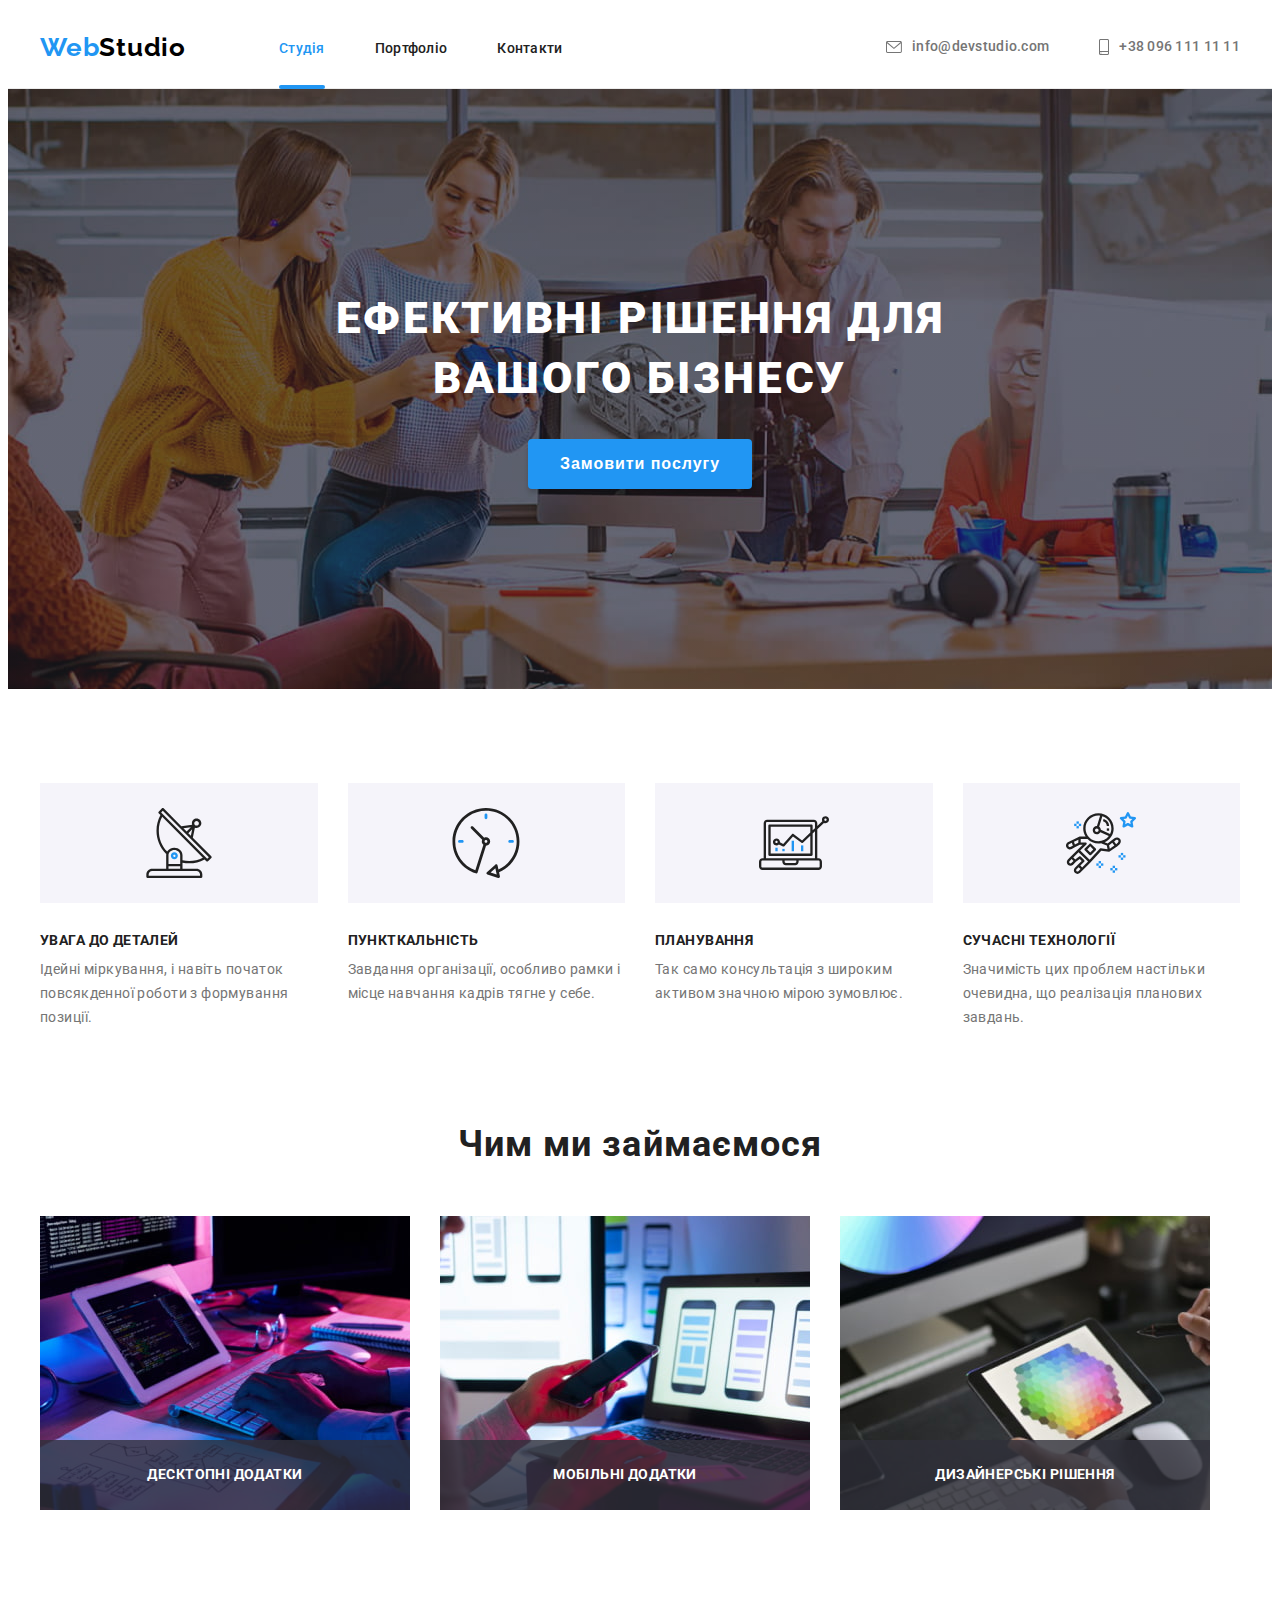
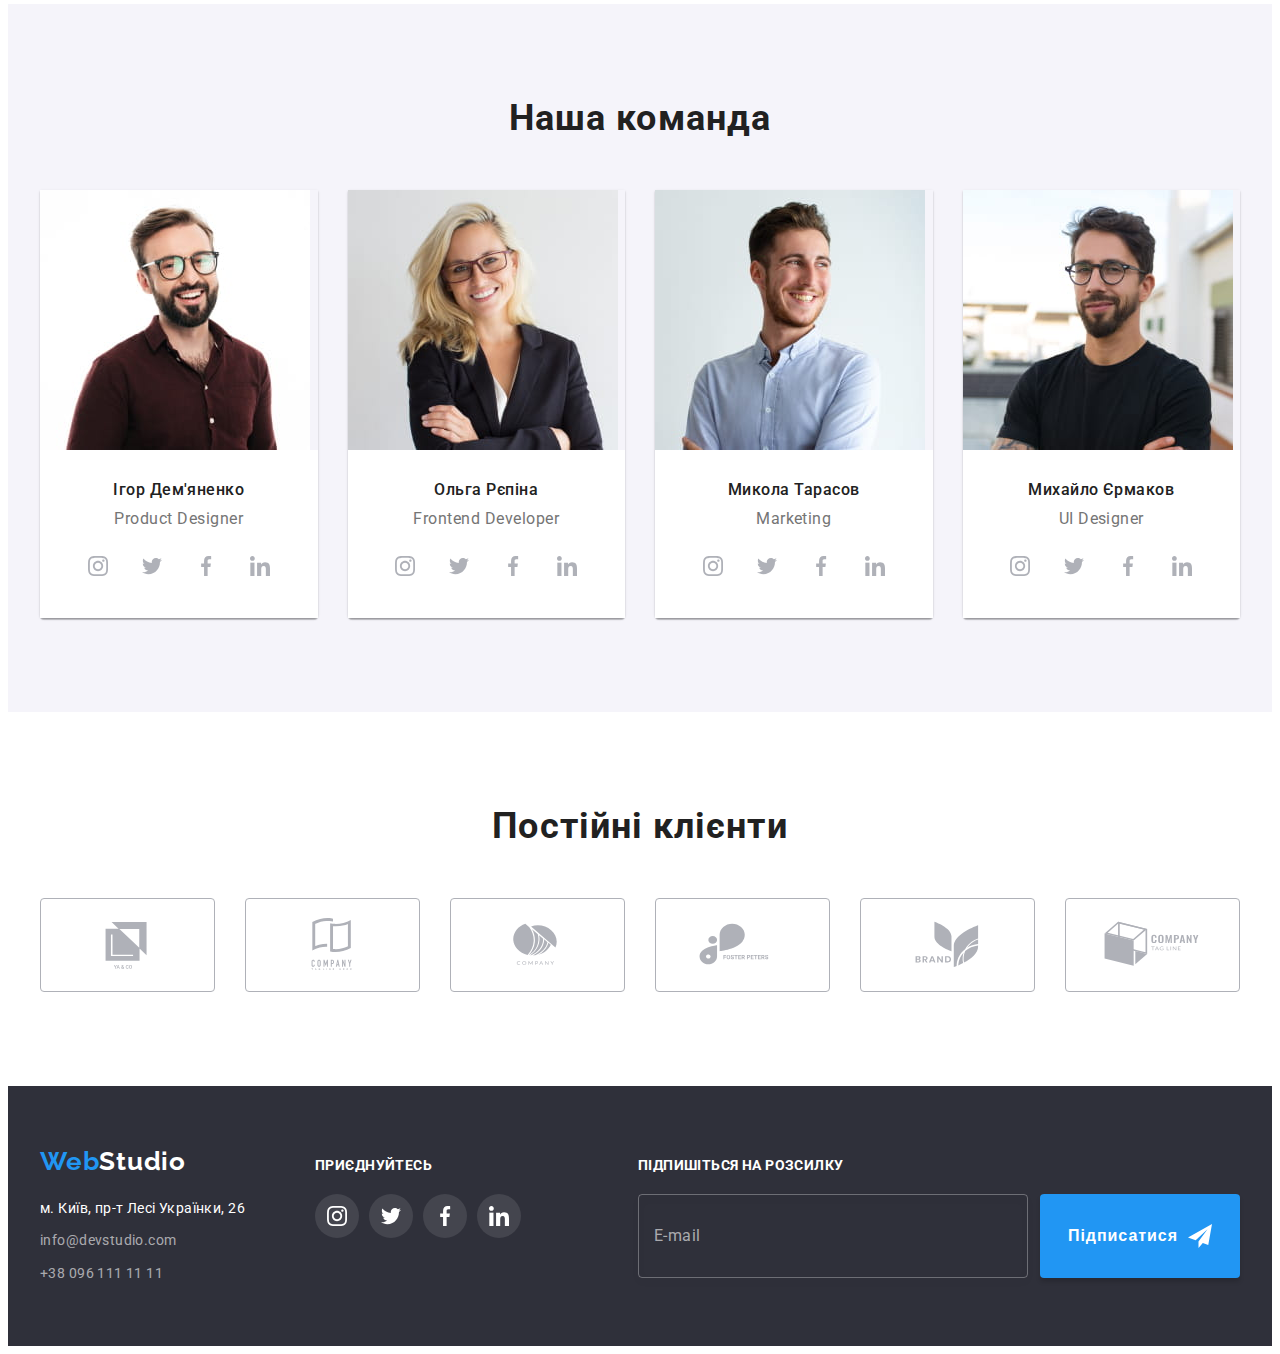
<file: index.html>
<!DOCTYPE html>
<html lang="uk">

<head>
    <meta charset="UTF-8">
    <meta http-equiv="X-UA-Compatible" content="IE=edge">
    <meta name="viewport" content="width=device-width, initial-scale=1.0">
    <link rel="preconnect" href="https://fonts.googleapis.com">
    <link rel="preconnect" href="https://fonts.gstatic.com" crossorigin>
    <link href="https://fonts.googleapis.com/css2?family=Raleway:wght@700&family=Roboto:wght@400;500;700;900&display=swap" rel="stylesheet">

    <link rel="stylesheet" href="https://cdnjs.cloudflare.com/ajax/libs/modern-normalize/1.1.0/modern-normalize.min.css"
        integrity="sha512-wpPYUAdjBVSE4KJnH1VR1HeZfpl1ub8YT/NKx4PuQ5NmX2tKuGu6U/JRp5y+Y8XG2tV+wKQpNHVUX03MfMFn9Q==" crossorigin="anonymous"
        referrerpolicy="no-referrer" />

    <link rel="stylesheet" href="./css/main.min.css">

    <link rel="apple-touch-icon" sizes="180x180" href="./img/favicon_io/apple-touch-icon.png">
    <link rel="icon" type="image/png" sizes="32x32" href="./img/favicon_io/favicon-32x32.png">
    <link rel="icon" type="image/png" sizes="16x16" href="./img/favicon_io/favicon-16x16.png">
    <link rel="manifest" href="./img/favicon_io/site.webmanifest">

    <title>WebStudio</title>
</head>

<body>
    <header class="header">
        <div class="container header-cont">
            <nav class="nav-cont">
                <a class="logo header-logo" href="./index.html" lang="en"><span class="logo_blue-part">Web</span>Studio</a>
                <ul class="nav-list">
                    <li class="nav-list__item"><a class="nav-list__link current" href="./index.html">Студія</a></li>
                    <li class="nav-list__item"><a class="nav-list__link" href="./portfolio.html">Портфоліо</a></li>
                    <li class="nav-list__item"><a class="nav-list__link js-nav" data-nav_go_to="#contacts" href="#">Контакти</a></li>
                </ul>
            </nav>
            <ul class="contact-list">
                <li class="contact-list__item">
                    <a class="contact-list__contact" href="mailto:info@devstudio.com">
                        <svg class="contact-list__icon contact-list__icon-email" width="16" height="12">
                            <use href="./img/sprite.svg#envelope"></use>
                        </svg>
                        info@devstudio.com
                    </a>
                </li>
                <li class="contact-list__item">
                    <a class="contact-list__contact" href="tel:+380961111111">
                        <svg class="contact-list__icon contact-list__icon-tell" width="10" height="16">
                            <use href="./img/sprite.svg#smartphone"></use>
                        </svg>
                        +38 096 111 11 11
                    </a>
                </li>
            </ul>
            <button class="mobile-menu-btn js-open-menu" aria-expanded="false" aria-controls="mobile-menu">
                <svg class="mobile-menu-btn__icon" width="40" height="40" aria-label="open the mobile menu">
                    <use href="./img/sprite.svg#menu_btn"></use>
                </svg>
            </button>
        </div>
    </header>

    <main>
        <section class="hero">
            <div class="hero-cont">
                <h1 class="hero-title">Ефективні рішення для вашого бізнесу</h1>
                <button class="hero__button button" type="button" data-modal-open>Замовити послугу</button>
            </div>
        </section>

        <section class="section">
            <div class="container">
                <h2 class="visually-hidden">Наші особливості</h2>
                <ul class="advantages-list">
                    <li class="advantages-list__item">
                        <div class="advantages-list__cont-icon">
                            <svg class="advantages-list__icon" width="70" height="70">
                                <use href="./img/sprite.svg#antenna"></use>
                            </svg>
                        </div>
                        <h3 class="advantages-list__title">Увага до деталей</h3>
                        <p class="advantages-list__about">Ідейні міркування, і навіть початок повсякденної роботи з
                            формування
                            позиції.</p>
                    </li>
                    <li class="advantages-list__item">
                        <div class="advantages-list__cont-icon">
                            <svg class="advantages-list__icon" width="70" height="70">
                                <use href="./img/sprite.svg#clock"></use>
                            </svg>
                        </div>
                        <h3 class="advantages-list__title">Пункткальність</h3>
                        <p class="advantages-list__about">Завдання організації, особливо рамки і місце навчання кадрів
                            тягне у
                            себе.</p>
                    </li>
                    <li class="advantages-list__item">
                        <div class="advantages-list__cont-icon">
                            <svg class="advantages-list__icon" width="70" height="70">
                                <use href="./img/sprite.svg#diagram"></use>
                            </svg>
                        </div>
                        <h3 class="advantages-list__title">Планування</h3>
                        <p class="advantages-list__about">Так само консультація з широким активом значною мірою
                            зумовлює.</p>
                    </li>
                    <li class="advantages-list__item">
                        <div class="advantages-list__cont-icon">
                            <svg class="advantages-list__icon" width="70" height="70">
                                <use href="./img/sprite.svg#astronaut"></use>
                            </svg>
                        </div>
                        <h3 class="advantages-list__title">Сучасні технології</h3>
                        <p class="advantages-list__about">Значимість цих проблем настільки очевидна, що реалізація
                            планових
                            завдань.</p>
                    </li>
                </ul>
            </div>
        </section>

        <section class="section work-section">
            <div class="container">
                <h2 class="title">Чим ми займаємося</h2>
                <ul class="work-list">
                    <li class="work-list__item">
                        <div class="work-list__thumb">
                            <img class="work-list__img" srcset="./img/work-section/img-1.jpg,
                                    ./img/work-section/img-1@2x.jpg 2x" src="./img/work-section/img-1.jpg" alt="фото робочого процесу" width="370"
                                height="294">
                            <div class="work-list__about-wrap">
                                <p class="work-list__about">Десктопні додатки</p>
                            </div>
                        </div>
                    </li>
                    <li class="work-list__item">
                        <div class="work-list__thumb">
                            <img class="work-list__img" srcset="./img/work-section/img-2.jpg,
                                    ./img/work-section/img-2@2x.jpg 2x" src="./img/work-section/img-2.jpg" alt="фото робочого процесу" width="370"
                                height="294">
                            <div class="work-list__about-wrap">
                                <p class="work-list__about">Мобільні додатки</p>
                            </div>
                        </div>
                    </li>
                    <li class="work-list__item">
                        <div class="work-list__thumb">
                            <img class="work-list__img" srcset="./img/work-section/img-3.jpg,
                                    ./img/work-section/img-3@2x.jpg 2x" src="./img/work-section/img-3.jpg" alt="фото робочого процесу" width="370"
                                height="294">
                            <div class="work-list__about-wrap">
                                <p class="work-list__about">Дизайнерські рішення</p>
                            </div>
                        </div>
                    </li>
                </ul>
            </div>
        </section>

        <section class="section our-team-section">
            <div class="container">
                <h2 class="title">Наша команда</h2>
                <ul class="our-team-list">
                    <li class="our-team-list__item">
                        <picture>
                            <source srcset="./img/photos_our_team/img-desktop/img-desktop-1.jpg,
                                    ./img/photos_our_team/img-desktop/img-desktop-1@2x.jpg 2x" media="(min-width: 1200px)" />

                            <source srcset="./img/photos_our_team/img-tablet/img-tablet-1.jpg,
                                    ./img/photos_our_team/img-tablet/img-tablet-1@2x.jpg 2x" media="(min-width: 768px)" />

                            <source srcset="./img/photos_our_team/img-mobile/img-mobile-1.jpg,
                                    ./img/photos_our_team/img-mobile/img-mobile-1@2x.jpg 2x" media="(max-width: 767px)" />
                            <img src="./img/photos_our_team/img-mobile/img-mobile-1.jpg" alt="фото працівника Ігор Дем'яненко">
                        </picture>
                        <div class="our-team-list__item-cont">
                            <h3 class="our-team-list__title-name">Ігор Дем'яненко</h3>
                            <p class="our-team-list__work-position" lang="en">Product Designer</p>
                            <ul class="our-team-list__social-links">
                                <li class="our-team-list__social-links-item">
                                    <a class="our-team-list__social-links-link" href="https://www.instagram.com/" target="_blank"
                                        rel="noreferrer noopener">
                                        <svg class="our-team-list__social-links-icon" width="20" height="20">
                                            <use href="./img/sprite.svg#instagram"></use>
                                        </svg>
                                    </a>
                                </li>
                                <li class="our-team-list__social-links-item">
                                    <a class="our-team-list__social-links-link" href="https://twitter.com" target="_blank" rel="noreferrer noopener">
                                        <svg class="our-team-list__social-links-icon" width="20" height="20">
                                            <use href="./img/sprite.svg#twitter"></use>
                                        </svg>
                                    </a>
                                </li>
                                <li class="our-team-list__social-links-item">
                                    <a class="our-team-list__social-links-link" href="https://www.facebook.com/" target="_blank"
                                        rel="noreferrer noopener">
                                        <svg class="our-team-list__social-links-icon" width="20" height="20">
                                            <use href="./img/sprite.svg#facebook"></use>
                                        </svg>
                                    </a>
                                </li>
                                <li class="our-team-list__social-links-item">
                                    <a class="our-team-list__social-links-link" href="https://www.linkedin.com/" target="_blank"
                                        rel="noreferrer noopener">
                                        <svg class="our-team-list__social-links-icon" width="20" height="20">
                                            <use href="./img/sprite.svg#linkedin"></use>
                                        </svg>
                                    </a>
                                </li>
                            </ul>
                        </div>
                    </li>
                    <li class="our-team-list__item">
                        <picture>
                            <source srcset="./img/photos_our_team/img-desktop/img-desktop-2.jpg,
                                    ./img/photos_our_team/img-desktop/img-desktop-2@2x.jpg 2x" media="(min-width: 1200px)" />

                            <source srcset="./img/photos_our_team/img-tablet/img-tablet-2.jpg,
                                    ./img/photos_our_team/img-tablet/img-tablet-2@2x.jpg 2x" media="(min-width: 768px)" />

                            <source srcset="./img/photos_our_team/img-mobile/img-mobile-2.jpg,
                                    ./img/photos_our_team/img-mobile/img-mobile-2@2x.jpg 2x" media="(max-width: 767px)" />
                            <img src="./img/photos_our_team/img-mobile/img-mobile-2.jpg" alt="фото працівника Ольга Рєпіна">
                        </picture>
                        <div class="our-team-list__item-cont">
                            <h3 class="our-team-list__title-name">Ольга Рєпіна</h3>
                            <p class="our-team-list__work-position" lang="en">Frontend Developer</p>
                            <ul class="our-team-list__social-links">
                                <li class="our-team-list__social-links-item">
                                    <a class="our-team-list__social-links-link" href="https://www.instagram.com/" target="_blank"
                                        rel="noreferrer noopener">
                                        <svg class="our-team-list__social-links-icon" width="20" height="20">
                                            <use href="./img/sprite.svg#instagram"></use>
                                        </svg>
                                    </a>
                                </li>
                                <li class="our-team-list__social-links-item">
                                    <a class="our-team-list__social-links-link" href="https://twitter.com" target="_blank" rel="noreferrer noopener">
                                        <svg class="our-team-list__social-links-icon" width="20" height="20">
                                            <use href="./img/sprite.svg#twitter"></use>
                                        </svg>
                                    </a>
                                </li>
                                <li class="our-team-list__social-links-item">
                                    <a class="our-team-list__social-links-link" href="https://www.facebook.com/" target="_blank"
                                        rel="noreferrer noopener">
                                        <svg class="our-team-list__social-links-icon" width="20" height="20">
                                            <use href="./img/sprite.svg#facebook"></use>
                                        </svg>
                                    </a>
                                </li>
                                <li class="our-team-list__social-links-item">
                                    <a class="our-team-list__social-links-link" href="https://www.linkedin.com/" target="_blank"
                                        rel="noreferrer noopener">
                                        <svg class="our-team-list__social-links-icon" width="20" height="20">
                                            <use href="./img/sprite.svg#linkedin"></use>
                                        </svg>
                                    </a>
                                </li>
                            </ul>
                        </div>
                    </li>
                    <li class="our-team-list__item">
                        <picture>
                            <source srcset="./img/photos_our_team/img-desktop/img-desktop-3.jpg,
                                    ./img/photos_our_team/img-desktop/img-desktop-3@2x.jpg 2x" media="(min-width: 1200px)" />

                            <source srcset="./img/photos_our_team/img-tablet/img-tablet-3.jpg,
                                    ./img/photos_our_team/img-tablet/img-tablet-3@2x.jpg 2x" media="(min-width: 768px)" />

                            <source srcset="./img/photos_our_team/img-mobile/img-mobile-3.jpg,
                                    ./img/photos_our_team/img-mobile/img-mobile-3@2x.jpg 2x" media="(max-width: 767px)" />
                            <img src="./img/photos_our_team/img-mobile/img-mobile-3.jpg" alt="фото працівника Микола Тарасов">
                        </picture>
                        <div class="our-team-list__item-cont">
                            <h3 class="our-team-list__title-name">Микола Тарасов</h3>
                            <p class="our-team-list__work-position" lang="en">Marketing</p>
                            <ul class="our-team-list__social-links">
                                <li class="our-team-list__social-links-item">
                                    <a class="our-team-list__social-links-link" href="https://www.instagram.com/" target="_blank"
                                        rel="noreferrer noopener">
                                        <svg class="our-team-list__social-links-icon" width="20" height="20">
                                            <use href="./img/sprite.svg#instagram"></use>
                                        </svg>
                                    </a>
                                </li>
                                <li class="our-team-list__social-links-item">
                                    <a class="our-team-list__social-links-link" href="https://twitter.com" target="_blank" rel="noreferrer noopener">
                                        <svg class="our-team-list__social-links-icon" width="20" height="20">
                                            <use href="./img/sprite.svg#twitter"></use>
                                        </svg>
                                    </a>
                                </li>
                                <li class="our-team-list__social-links-item">
                                    <a class="our-team-list__social-links-link" href="https://www.facebook.com/" target="_blank"
                                        rel="noreferrer noopener">
                                        <svg class="our-team-list__social-links-icon" width="20" height="20">
                                            <use href="./img/sprite.svg#facebook"></use>
                                        </svg>
                                    </a>
                                </li>
                                <li class="our-team-list__social-links-item">
                                    <a class="our-team-list__social-links-link" href="https://www.linkedin.com/" target="_blank"
                                        rel="noreferrer noopener">
                                        <svg class="our-team-list__social-links-icon" width="20" height="20">
                                            <use href="./img/sprite.svg#linkedin"></use>
                                        </svg>
                                    </a>
                                </li>
                            </ul>
                        </div>
                    </li>
                    <li class="our-team-list__item">
                        <picture>
                            <source srcset="./img/photos_our_team/img-desktop/img-desktop-4.jpg,
                                    ./img/photos_our_team/img-desktop/img-desktop-4@2x.jpg 2x" media="(min-width: 1200px)" />

                            <source srcset="./img/photos_our_team/img-tablet/img-tablet-4.jpg,
                                    ./img/photos_our_team/img-tablet/img-tablet-4@2x.jpg 2x" media="(min-width: 768px)" />

                            <source srcset="./img/photos_our_team/img-mobile/img-mobile-4.jpg,
                                    ./img/photos_our_team/img-mobile/img-mobile-4@2x.jpg 2x" media="(max-width: 767px)" />
                            <img src="./img/photos_our_team/img-mobile/img-mobile-4.jpg" alt="фото працівника Михайло Єрмаков">
                        </picture>
                        <div class="our-team-list__item-cont">
                            <h3 class="our-team-list__title-name">Михайло Єрмаков</h3>
                            <p class="our-team-list__work-position" lang="en">UI Designer</p>
                            <ul class="our-team-list__social-links">
                                <li class="our-team-list__social-links-item">
                                    <a class="our-team-list__social-links-link" href="https://www.instagram.com/" target="_blank"
                                        rel="noreferrer noopener">
                                        <svg class="our-team-list__social-links-icon" width="20" height="20">
                                            <use href="./img/sprite.svg#instagram"></use>
                                        </svg>
                                    </a>
                                </li>
                                <li class="our-team-list__social-links-item">
                                    <a class="our-team-list__social-links-link" href="https://twitter.com" target="_blank" rel="noreferrer noopener">
                                        <svg class="our-team-list__social-links-icon" width="20" height="20">
                                            <use href="./img/sprite.svg#twitter"></use>
                                        </svg>
                                    </a>
                                </li>
                                <li class="our-team-list__social-links-item">
                                    <a class="our-team-list__social-links-link" href="https://www.facebook.com/" target="_blank"
                                        rel="noreferrer noopener">
                                        <svg class="our-team-list__social-links-icon" width="20" height="20">
                                            <use href="./img/sprite.svg#facebook"></use>
                                        </svg>
                                    </a>
                                </li>
                                <li class="our-team-list__social-links-item">
                                    <a class="our-team-list__social-links-link" href="https://www.linkedin.com/" target="_blank"
                                        rel="noreferrer noopener">
                                        <svg class="our-team-list__social-links-icon" width="20" height="20">
                                            <use href="./img/sprite.svg#linkedin"></use>
                                        </svg>
                                    </a>
                                </li>
                            </ul>
                        </div>
                    </li>
                </ul>
            </div>

        </section>

        <section class="section">
            <div class="container">
                <h2 class="title">Постійні клієнти</h2>
                <ul class="clients-list">
                    <li class="clients-list__item">
                        <a class="clients-list__link" href="#">
                            <svg class="clients-list__icon" width="108" height="60">
                                <use href="./img/sprite.svg#logo-1"></use>
                            </svg>
                        </a>
                    </li>
                    <li class="clients-list__item">
                        <a class="clients-list__link" href="#">
                            <svg class="clients-list__icon" width="108" height="60">
                                <use href="./img/sprite.svg#logo-2"></use>
                            </svg>
                        </a>
                    </li>
                    <li class="clients-list__item">
                        <a class="clients-list__link" href="#">
                            <svg class="clients-list__icon" width="108" height="60">
                                <use href="./img/sprite.svg#logo-3"></use>
                            </svg>
                        </a>
                    </li>
                    <li class="clients-list__item">
                        <a class="clients-list__link" href="#">
                            <svg class="clients-list__icon" width="108" height="60">
                                <use href="./img/sprite.svg#logo-5"></use>
                            </svg>
                        </a>
                    </li>
                    <li class="clients-list__item">
                        <a class="clients-list__link" href="#">
                            <svg class="clients-list__icon" width="108" height="60">
                                <use href="./img/sprite.svg#logo-6"></use>
                            </svg>
                        </a>
                    </li>
                    <li class="clients-list__item">
                        <a class="clients-list__link" href="#">
                            <svg class="clients-list__icon" width="108" height="60">
                                <use href="./img/sprite.svg#logo-4"></use>
                            </svg>
                        </a>
                    </li>
                </ul>
            </div>
        </section>

    </main>

    <footer class="footer">
        <div class="container footer-container">
            <div class="footer-address-cont" id="contacts">
                <a class="logo footer-logo" href="./index.html" lang="en"><span class="logo_blue-part">Web</span>Studio</a>
                <address>
                    <ul>
                        <li class="addr-item">
                            <a class="adrs-location" href="https://goo.gl/maps/pZ8tC1NnmDL2XRqE7" target="_blank" rel="noopener noreferrel"> м. Київ,
                                пр-т Лесі Українки, 26</a>
                        </li>
                        <li class="addr-item">
                            <a class="adrs-cont" href="mailto:info@devstudio.com">info@devstudio.com</a>
                        </li>
                        <li class="addr-item">
                            <a class="adrs-cont" href="tel:+380961111111">+38 096 111 11 11</a>
                        </li>
                    </ul>
                </address>
            </div>
            <div class="footer-social-links-cont">
                <b class="footer-social-links__title">Приєднуйтесь</b>
                <ul class="footer-social-links">
                    <li class="footer-social-links__item">
                        <a class="footer-social-links__link" href="https://www.instagram.com/" target="_blank" rel="noreferrer noopener">
                            <svg class="footer-social-links__icon" width="20" height="20">
                                <use href="./img/sprite.svg#instagram"></use>
                            </svg>
                        </a>
                    </li>
                    <li class="footer-social-links__item">
                        <a class="footer-social-links__link" href="https://twitter.com" target="_blank" rel="noreferrer noopener">
                            <svg class="footer-social-links__icon" width="20" height="20">
                                <use href="./img/sprite.svg#twitter"></use>
                            </svg>
                        </a>
                    </li>
                    <li class="footer-social-links__item">
                        <a class="footer-social-links__link" href="https://www.facebook.com/" target="_blank" rel="noreferrer noopener">
                            <svg class="footer-social-links__icon" width="20" height="20">
                                <use href="./img/sprite.svg#facebook"></use>
                            </svg>
                        </a>
                    </li>
                    <li class="footer-social-links__item">
                        <a class="footer-social-links__link" href="https://www.linkedin.com/" target="_blank" rel="noreferrer noopener">
                            <svg class="footer-social-links__icon" width="20" height="20">
                                <use href="./img/sprite.svg#linkedin"></use>
                            </svg>
                        </a>
                    </li>
                </ul>
            </div>
            <div class="subscription-cont">
                <form class="subscription-form">
                    <b class="subscription-form__title">Підпишіться на розсилку</b>
                    <div class="subscription-form-cont">
                        <label class="subscription-form__field">
                            <input class="subscription-form__input" type="email" name="user_email" required autocomplete="off" placeholder=" ">
                            <span class="subscription-form__label">E-mail</span>
                        </label>
                        <button class="subscription-form__button button" type="submit">
                            Підписатися
                            <svg class="subscription-form__button-icon" width="24" height="24">
                                <use href="./img/sprite.svg#icon-send"></use>
                            </svg>
                        </button>
                    </div>
                </form>

            </div>
        </div>
    </footer>

    <div class="backdrop is-hidden" data-modal>
        <div class="modal">
            <button type="button" class="modal-close-btn" data-modal-close>
                <svg class="modal-close-btn__icon" width="18" height="18" aria-label="close modal window">
                    <use href="./img/sprite.svg#close-icon"></use>
                </svg>
            </button>

            <form class="contact-form">

                <b class="contact-form__title">Залиште свої дані, ми вам передзвонимо</b>

                <label class="contact-form__field">
                    <input class="contact-form__input" name="user_name" type="text" required autocomplete="off" placeholder=" ">
                    <span class="contact-form__label">Ім'я</span>
                    <svg class="contact-form__icon" width="18" height="18">
                        <use href="./img/sprite.svg#person"></use>
                    </svg>
                </label>

                <label class="contact-form__field">
                    <input class="contact-form__input" name="user_tel" type="tel" required autocomplete="off" placeholder=" ">
                    <span class="contact-form__label">Телефон</span>
                    <svg class="contact-form__icon" width="18" height="18">
                        <use href="./img/sprite.svg#phone"></use>
                    </svg>
                </label>

                <label class="contact-form__field">
                    <input class="contact-form__input" name="user_email" type="email" required autocomplete="off" placeholder=" ">
                    <span class="contact-form__label">Пошта</span>
                    <svg class="contact-form__icon" width="18" height="18">
                        <use href="./img/sprite.svg#email"></use>
                    </svg>
                </label>

                <label class="contact-form__field">
                    <textarea class="contact-form__message" name="user_message" placeholder=" "></textarea>
                    <span class="contact-form__label contact-form__label-message">Коментар</span>
                </label>

                <label class="contact-form__checkbox-field">
                    <input class="contact-form__checkbox" name="accept_policy" type="checkbox" required>
                    <svg class="contact-form__icon-check" width="16" height="16">
                        <use href="./img/sprite.svg#full-check"></use>
                    </svg>
                    <span class="contact-form__checkbox-label">
                        Погоджуюся з розсилкою та приймаю <a href="">Умови договору</a>
                    </span>
                </label>

                <button class="contact-form__submit-btn button" type="submit">Відправити</button>
            </form>
        </div>
    </div>

    <div class="mobile-menu js-menu-container" id="mobile-menu">
        <button class="mobile-menu-close-btn js-close-menu">
            <svg class="modal-close-btn__icon" width="40" height="40" aria-label="close the mobile menu">
                <use href="./img/sprite.svg#menu_btn-close"></use>
            </svg>
        </button>
        <nav class="mobile-menu__nav">
            <ul class="mobile-nav-list">
                <li class="mobile-nav-list__item"><a class="mobile-nav-list__link" href="./index.html">Студія</a></li>
                <li class="mobile-nav-list__item"><a class="mobile-nav-list__link" href="./portfolio.html">Портфоліо</a>
                </li>
                <li class="mobile-nav-list__item"><a class="mobile-nav-list__link js-nav" data-nav_go_to="#contacts" href="#">Контакти</a></li>
            </ul>
        </nav>
        <ul class="mobile-contact-list">
            <li class="mobile-contact-list__item">
                <a class="mobile-contact-list__num" href="tel:+380961111111">
                    +38 096 111 11 11
                </a>
            </li>
            <li class="mobile-contact-list__item">
                <a class="mobile-contact-list__email" href="mailto:info@devstudio.com">
                    info@devstudio.com
                </a>
            </li>
        </ul>
        <ul class="mobile-menu__social-links-list">
            <li class="mobile-menu__social-links-item">
                <a class="mobile-menu__social-links-link" href="https://www.instagram.com/" target="_blank" rel="noreferrer noopener">Instagram</a>
            </li>
            <li class="mobile-menu__social-links-item">
                <a class="mobile-menu__social-links-link" href="https://twitter.com" target="_blank" rel="noreferrer noopener">Twitter</a>
            </li>
            <li class="mobile-menu__social-links-item">
                <a class="mobile-menu__social-links-link" href="https://www.facebook.com/" target="_blank" rel="noreferrer noopener">Facebook</a>
            </li>
            <li class="mobile-menu__social-links-item">
                <a class="mobile-menu__social-links-link" href="https://www.linkedin.com/" target="_blank" rel="noreferrer noopener">LinkedIn</a>
            </li>
        </ul>
    </div>


    <script src="./js/modal.js" type="module"></script>
    <script src="./js/mobile-menu.js" type="module"></script>
    <script src="./js/pageNav.js" type="module"></script>

</body>

</html>
</file>
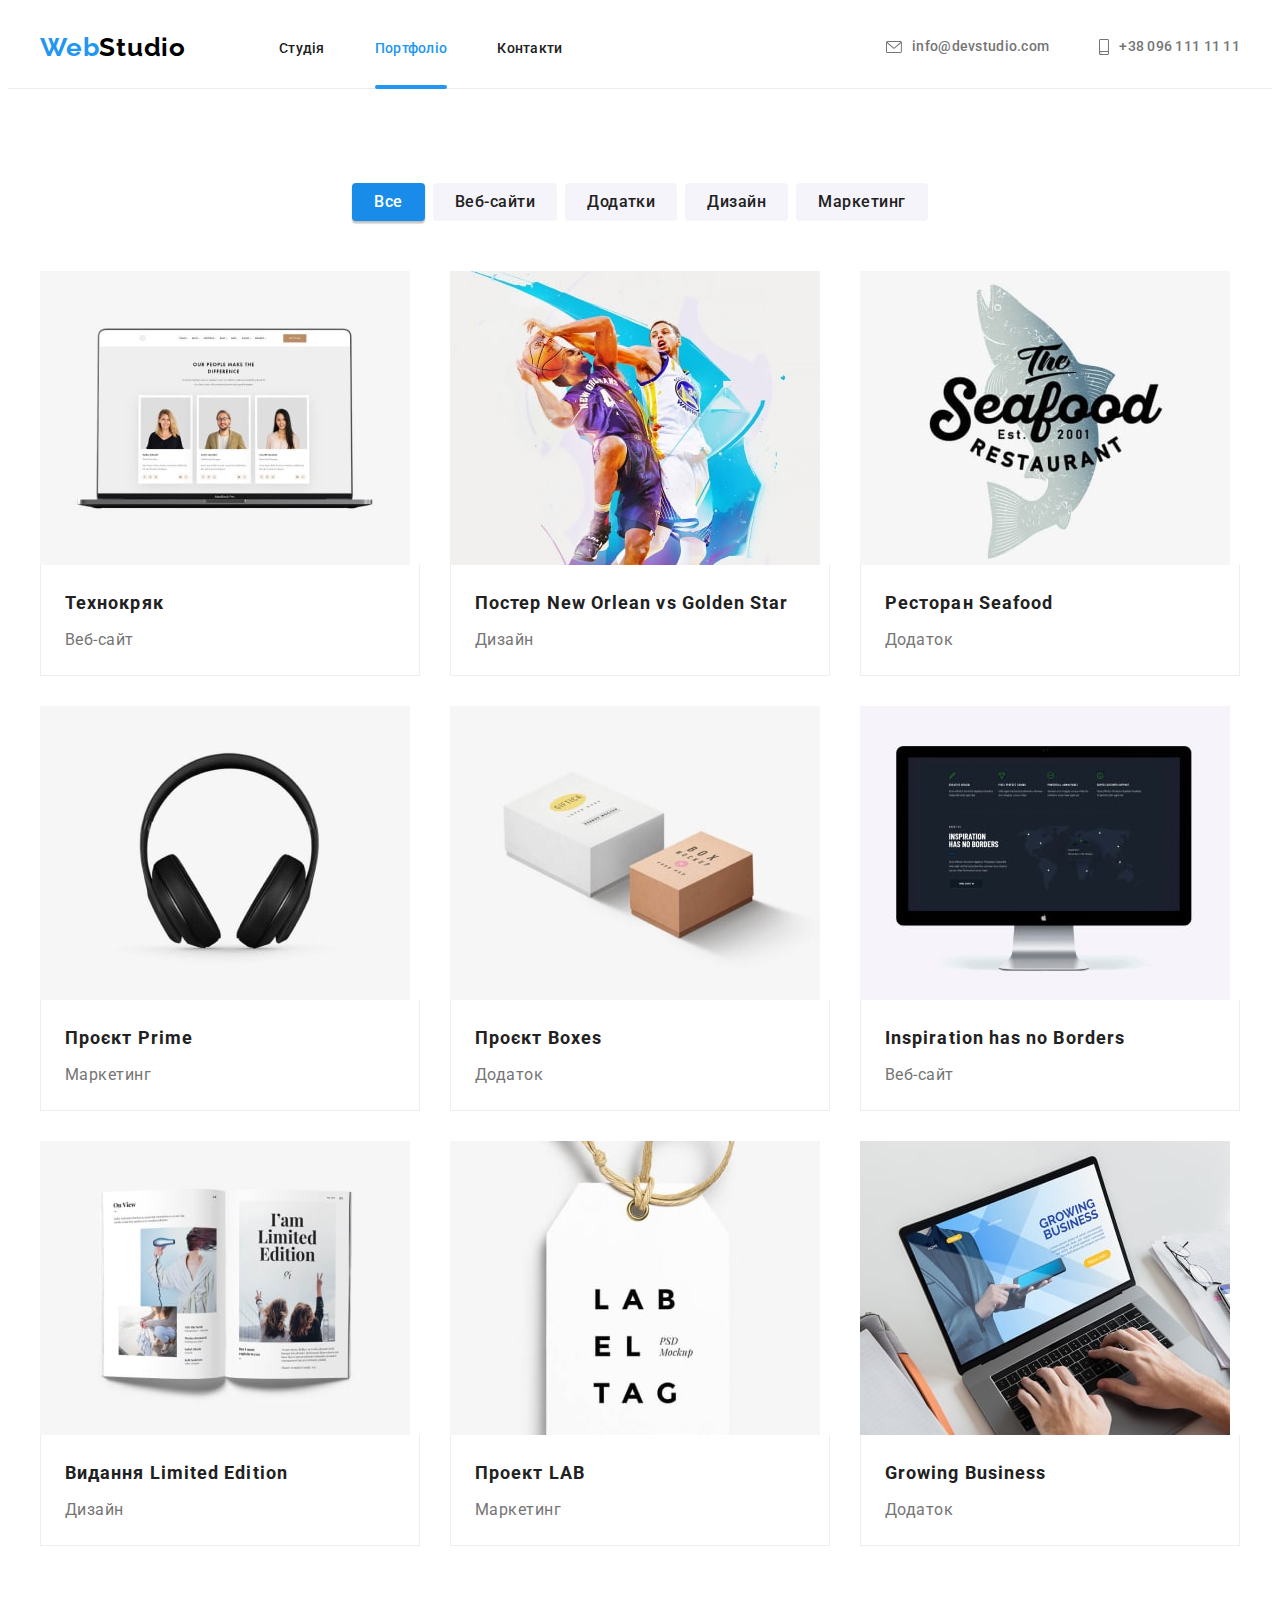
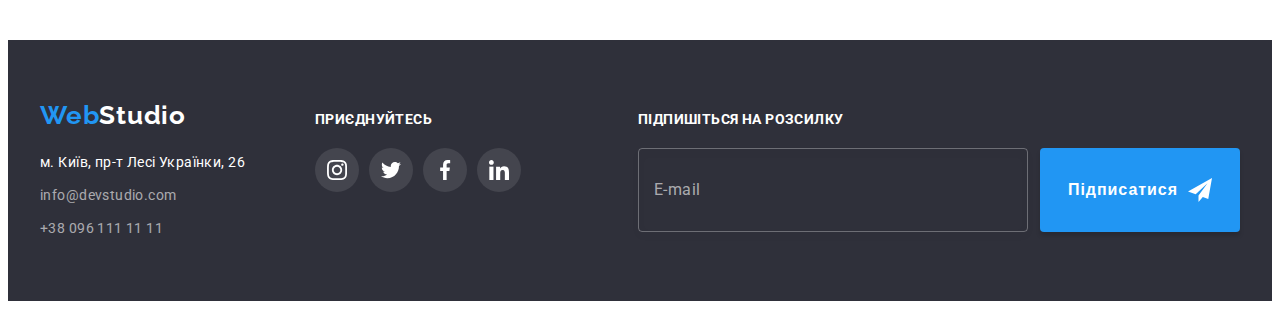
<file: portfolio.html>
<!DOCTYPE html>
<html lang="uk">

<head>
    <meta charset="UTF-8">
    <meta http-equiv="X-UA-Compatible" content="IE=edge">
    <meta name="viewport" content="width=device-width, initial-scale=1.0">
    <link rel="preconnect" href="https://fonts.googleapis.com">
    <link rel="preconnect" href="https://fonts.gstatic.com" crossorigin>
    <link href="https://fonts.googleapis.com/css2?family=Raleway:wght@700&family=Roboto:wght@400;500;700;900&display=swap" rel="stylesheet">
    <link rel="stylesheet" href="https://cdnjs.cloudflare.com/ajax/libs/modern-normalize/1.1.0/modern-normalize.min.css"
        integrity="sha512-wpPYUAdjBVSE4KJnH1VR1HeZfpl1ub8YT/NKx4PuQ5NmX2tKuGu6U/JRp5y+Y8XG2tV+wKQpNHVUX03MfMFn9Q==" crossorigin="anonymous"
        referrerpolicy="no-referrer" />

    <link rel="stylesheet" href="./css/portfolio.min.css">

    <link rel="apple-touch-icon" sizes="180x180" href="./img/favicon_io/apple-touch-icon.png">
    <link rel="icon" type="image/png" sizes="32x32" href="./img/favicon_io/favicon-32x32.png">
    <link rel="icon" type="image/png" sizes="16x16" href="./img/favicon_io/favicon-16x16.png">
    <link rel="manifest" href="./img/favicon_io/site.webmanifest">

    <title>WebStudio</title>
</head>

<body>
    <header class="header">
        <div class="container header-cont">
            <nav class="nav-cont">
                <a class="logo header-logo" href="./index.html" lang="en"><span class="logo_blue-part">Web</span>Studio</a>
                <ul class="nav-list">
                    <li class="nav-list__item"><a class="nav-list__link" href="./index.html">Студія</a></li>
                    <li class="nav-list__item"><a class="nav-list__link current" href="./portfolio.html">Портфоліо</a></li>
                    <li class="nav-list__item"><a class="nav-list__link js-nav" data-nav_go_to="#contacts" href="#">Контакти</a></li>
                </ul>
            </nav>
            <ul class="contact-list">
                <li class="contact-list__item">
                    <a class="contact-list__contact" href="mailto:info@devstudio.com">
                        <svg class="contact-list__icon contact-list__icon-email" width="16" height="12">
                            <use href="./img/sprite.svg#envelope"></use>
                        </svg>
                        info@devstudio.com
                    </a>
                </li>
                <li class="contact-list__item">
                    <a class="contact-list__contact" href="tel:+380961111111">
                        <svg class="contact-list__icon contact-list__icon-tell" width="10" height="16">
                            <use href="./img/sprite.svg#smartphone"></use>
                        </svg>
                        +38 096 111 11 11
                    </a>
                </li>
            </ul>
            <button class="mobile-menu-btn js-open-menu" aria-expanded="false" aria-controls="mobile-menu">
                <svg class="mobile-menu-btn__icon" width="40" height="40" aria-label="open the mobile menu">
                    <use href="./img/sprite.svg#menu_btn"></use>
                </svg>
            </button>
        </div>
    </header>

    <main>
        <section class="section">
            <div class="container">
                <h1 class="visually-hidden">Приклади наших робіт</h1>
                <ul class="filters-list">
                    <li class="filters-list__item">
                        <button class="btn-filters js-btn-filters js-btn-active" type="button" data-filter="all">Все</button>
                    </li>
                    <li class="filters-list__item">
                        <button class="btn-filters js-btn-filters" type="button" data-filter="websites">Веб-сайти</button>
                    </li>
                    <li class="filters-list__item">
                        <button class="btn-filters js-btn-filters" type="button" data-filter="applications">Додатки</button>
                    </li>
                    <li class="filters-list__item">
                        <button class="btn-filters js-btn-filters" type="button" data-filter="design">Дизайн</button>
                    </li>
                    <li class="filters-list__item">
                        <button class="btn-filters js-btn-filters" type="button" data-filter="marketing">Маркетинг</button>
                    </li>
                </ul>

                <ul class="portfolio">
                    <li class="portfolio__item js-gallery-category" data-filter="websites">
                        <a class="portfolio__link" href="#">
                            <div class="portfolio-thumb">
                                <picture>
                                    <source srcset="./img/portfolio/img-desktop/img-desktop-1-min.jpg,
                                            ./img/portfolio/img-desktop/img-desktop-1@2x-min.jpg 2x" media="(min-width: 1200px)" />

                                    <source srcset="./img/portfolio/img-tablet/img-tablet-1-min.jpg,
                                            ./img/portfolio/img-tablet/img-tablet-1@2x-min.jpg 2x" media="(min-width: 768px)" />

                                    <source srcset="./img/portfolio/img-mobile/img-mobile-1-min.jpg,
                                            ./img/portfolio/img-mobile/img-mobile-1@2x-min.jpg 2x" media="(max-width: 767px)" />
                                    <img src="./img/portfolio/img-mobile/img-mobile-1-min.jpg" alt="сторінка веб-сайту Технокряк">
                                </picture>
                                <div class="portfolio-overlay">
                                    <p class="portfolio-item__about">Ресурс пропонує комплексні пропозиції з різним
                                        рівнем функціоналу та сервісів. Все це дозволить відвідувачу отримати
                                        вичерпні відомості про компанію чи приватну особу.</p>
                                </div>
                            </div>
                            <div class="portfolio-item-cont">
                                <h2 class="title-examples-work">Технокряк</h2>
                                <p class="examples-work-types">Веб-сайт</p>
                            </div>
                        </a>
                    </li>
                    <li class="portfolio__item js-gallery-category" data-filter="design">
                        <a class="portfolio__link" href="#">
                            <div class="portfolio-thumb">
                                <picture>
                                    <source srcset="./img/portfolio/img-desktop/img-desktop-2-min.jpg,
                                            ./img/portfolio/img-desktop/img-desktop-2@2x-min.jpg 2x" media="(min-width: 1200px)" />

                                    <source srcset="./img/portfolio/img-tablet/img-tablet-2-min.jpg,
                                            ./img/portfolio/img-tablet/img-tablet-2@2x-min.jpg 2x" media="(min-width: 768px)" />

                                    <source srcset="./img/portfolio/img-mobile/img-mobile-2-min.jpg,
                                            ./img/portfolio/img-mobile/img-mobile-2@2x-min.jpg 2x" media="(max-width: 767px)" />
                                    <img src="./img/portfolio/img-mobile/img-mobile-2-min.jpg" alt="постер з двома баскетболістами">
                                </picture>
                                <div class="portfolio-overlay">
                                    <p class="portfolio-item__about">Lorem ipsum dolor sit amet consectetur, adipisicing
                                        elit. Totam sed doloribus illum nisi. Illum corporis iste, mollitia quasi sit in
                                        ipsa vel.</p>
                                </div>
                            </div>
                            <div class="portfolio-item-cont">
                                <h2 class="title-examples-work">Постер <span lang="en"> New Orlean vs Golden Star</span>
                                </h2>
                                <p class="examples-work-types">Дизайн</p>
                            </div>
                        </a>
                    </li>
                    <li class="portfolio__item js-gallery-category" data-filter="applications">
                        <a class="portfolio__link" href="#">
                            <div class="portfolio-thumb">
                                <picture>
                                    <source srcset="./img/portfolio/img-desktop/img-desktop-3-min.jpg,
                                            ./img/portfolio/img-desktop/img-desktop-3@2x-min.jpg 2x" media="(min-width: 1200px)" />

                                    <source srcset="./img/portfolio/img-tablet/img-tablet-3-min.jpg,
                                            ./img/portfolio/img-tablet/img-tablet-3@2x-min.jpg 2x" media="(min-width: 768px)" />

                                    <source srcset="./img/portfolio/img-mobile/img-mobile-3-min.jpg,
                                            ./img/portfolio/img-mobile/img-mobile-3@2x-min.jpg 2x" media="(max-width: 767px)" />
                                    <img src="./img/portfolio/img-mobile/img-mobile-3-min.jpg" alt="реклама ресторану">
                                </picture>
                                <div class="portfolio-overlay">
                                    <p class="portfolio-item__about">Lorem ipsum dolor sit amet consectetur, adipisicing
                                        elit. Totam sed doloribus
                                        illum nisi. Illum corporis iste, mollitia quasi sit in ipsa vel.</p>
                                </div>
                            </div>
                            <div class="portfolio-item-cont">
                                <h2 class="title-examples-work">Ресторан <span lang="en">Seafood</span></h2>
                                <p class="examples-work-types">Додаток</p>
                            </div>
                        </a>
                    </li>
                    <li class="portfolio__item js-gallery-category" data-filter="marketing">
                        <a class="portfolio__link" href="#">
                            <div class="portfolio-thumb">
                                <picture>
                                    <source srcset="./img/portfolio/img-desktop/img-desktop-4-min.jpg,
                                            ./img/portfolio/img-desktop/img-desktop-4@2x-min.jpg 2x" media="(min-width: 1200px)" />

                                    <source srcset="./img/portfolio/img-tablet/img-tablet-4-min.jpg,
                                            ./img/portfolio/img-tablet/img-tablet-4@2x-min.jpg 2x" media="(min-width: 768px)" />

                                    <source srcset="./img/portfolio/img-mobile/img-mobile-4-min.jpg,
                                            ./img/portfolio/img-mobile/img-mobile-4@2x-min.jpg 2x" media="(max-width: 767px)" />
                                    <img src="./img/portfolio/img-mobile/img-mobile-4-min.jpg" alt="фото невушників">
                                </picture>
                                <div class="portfolio-overlay">
                                    <p class="portfolio-item__about">Lorem ipsum dolor sit amet consectetur, adipisicing
                                        elit. Totam sed doloribus
                                        illum nisi. Illum corporis iste, mollitia quasi sit in ipsa vel.</p>
                                </div>
                            </div>
                            <div class="portfolio-item-cont">
                                <h2 class="title-examples-work">Проєкт <span lang="en">Prime</span></h2>
                                <p class="examples-work-types">Маркетинг</p>
                            </div>
                        </a>
                    </li>
                    <li class="portfolio__item js-gallery-category" data-filter="applications">
                        <a class="portfolio__link" href="#">
                            <div class="portfolio-thumb">
                                <picture>
                                    <source srcset="./img/portfolio/img-desktop/img-desktop-5-min.jpg,
                                            ./img/portfolio/img-desktop/img-desktop-5@2x-min.jpg 2x" media="(min-width: 1200px)" />

                                    <source srcset="./img/portfolio/img-tablet/img-tablet-5-min.jpg,
                                            ./img/portfolio/img-tablet/img-tablet-5@2x-min.jpg 2x" media="(min-width: 768px)" />

                                    <source srcset="./img/portfolio/img-mobile/img-mobile-5-min.jpg,
                                            ./img/portfolio/img-mobile/img-mobile-5@2x-min.jpg 2x" media="(max-width: 767px)" />
                                    <img src="./img/portfolio/img-mobile/img-mobile-5-min.jpg" alt="фото коробок">
                                </picture>
                                <div class="portfolio-overlay">
                                    <p class="portfolio-item__about">Lorem ipsum dolor sit amet consectetur, adipisicing
                                        elit. Totam sed doloribus
                                        illum nisi. Illum corporis iste, mollitia quasi sit in ipsa vel.</p>
                                </div>
                            </div>
                            <div class="portfolio-item-cont">
                                <h2 class="title-examples-work">Проєкт <span lang="en">Boxes</span></h2>
                                <p class="examples-work-types">Додаток</p>
                            </div>
                        </a>
                    </li>
                    <li class="portfolio__item js-gallery-category" data-filter="websites">
                        <a class="portfolio__link" href="#">
                            <div class="portfolio-thumb">
                                <picture>
                                    <source srcset="./img/portfolio/img-desktop/img-desktop-6-min.jpg,
                                            ./img/portfolio/img-desktop/img-desktop-6@2x-min.jpg 2x" media="(min-width: 1200px)" />

                                    <source srcset="./img/portfolio/img-tablet/img-tablet-6-min.jpg,
                                            ./img/portfolio/img-tablet/img-tablet-6@2x-min.jpg 2x" media="(min-width: 768px)" />

                                    <source srcset="./img/portfolio/img-mobile/img-mobile-6-min.jpg,
                                            ./img/portfolio/img-mobile/img-mobile-6@2x-min.jpg 2x" media="(max-width: 767px)" />
                                    <img src="./img/portfolio/img-mobile/img-mobile-6-min.jpg" alt="монітор з відкритим веб-сайтом">
                                </picture>
                                <div class="portfolio-overlay">
                                    <p class="portfolio-item__about">Lorem ipsum dolor sit amet consectetur, adipisicing
                                        elit. Totam sed doloribus
                                        illum nisi. Illum corporis iste, mollitia quasi sit in ipsa vel.</p>
                                </div>
                            </div>
                            <div class="portfolio-item-cont">
                                <h2 class="title-examples-work" lang="en">Inspiration has no Borders</h2>
                                <p class="examples-work-types">Веб-сайт</p>
                            </div>
                        </a>
                    </li>
                    <li class="portfolio__item js-gallery-category" data-filter="design">
                        <a class="portfolio__link" href="#">
                            <div class="portfolio-thumb">
                                <picture>
                                    <source srcset="./img/portfolio/img-desktop/img-desktop-7-min.jpg,
                                            ./img/portfolio/img-desktop/img-desktop-7@2x-min.jpg 2x" media="(min-width: 1200px)" />

                                    <source srcset="./img/portfolio/img-tablet/img-tablet-7-min.jpg,
                                            ./img/portfolio/img-tablet/img-tablet-7@2x-min.jpg 2x" media="(min-width: 768px)" />

                                    <source srcset="./img/portfolio/img-mobile/img-mobile-7-min.jpg,
                                            ./img/portfolio/img-mobile/img-mobile-7@2x-min.jpg 2x" media="(max-width: 767px)" />
                                    <img src="./img/portfolio/img-mobile/img-mobile-7-min.jpg" alt="розгорнута книжка">
                                </picture>
                                <div class="portfolio-overlay">
                                    <p class="portfolio-item__about">Lorem ipsum dolor sit amet consectetur, adipisicing
                                        elit. Totam sed doloribus
                                        illum nisi. Illum corporis iste, mollitia quasi sit in ipsa vel.</p>
                                </div>
                            </div>
                            <div class="portfolio-item-cont">
                                <h2 class="title-examples-work">Видання <span lang="en">Limited Edition</span></h2>
                                <p class="examples-work-types">Дизайн</p>
                            </div>
                        </a>
                    </li>
                    <li class="portfolio__item js-gallery-category" data-filter="marketing">
                        <a class="portfolio__link" href="#">
                            <div class="portfolio-thumb">
                                <picture>
                                    <source srcset="./img/portfolio/img-desktop/img-desktop-8-min.jpg,
                                            ./img/portfolio/img-desktop/img-desktop-8@2x-min.jpg 2x" media="(min-width: 1200px)" />

                                    <source srcset="./img/portfolio/img-tablet/img-tablet-8-min.jpg,
                                            ./img/portfolio/img-tablet/img-tablet-8@2x-min.jpg 2x" media="(min-width: 768px)" />

                                    <source srcset="./img/portfolio/img-mobile/img-mobile-8-min.jpg,
                                            ./img/portfolio/img-mobile/img-mobile-8@2x-min.jpg 2x" media="(max-width: 767px)" />
                                    <img src="./img/portfolio/img-mobile/img-mobile-8-min.jpg" alt="фото етикетки з рекламою">
                                </picture>
                                <div class="portfolio-overlay">
                                    <p class="portfolio-item__about">Lorem ipsum dolor sit amet consectetur, adipisicing
                                        elit. Totam sed doloribus
                                        illum nisi. Illum corporis iste, mollitia quasi sit in ipsa vel.</p>
                                </div>
                            </div>
                            <div class="portfolio-item-cont">
                                <h2 class="title-examples-work">Проект <span lang="en">LAB</span></h2>
                                <p class="examples-work-types">Маркетинг</p>
                            </div>
                        </a>
                    </li>
                    <li class="portfolio__item js-gallery-category" data-filter="applications">
                        <a class="portfolio__link" href="#">
                            <div class="portfolio-thumb">
                                <picture>
                                    <source srcset="./img/portfolio/img-desktop/img-desktop-9-min.jpg,
                                            ./img/portfolio/img-desktop/img-desktop-9@2x-min.jpg 2x" media="(min-width: 1200px)" />

                                    <source srcset="./img/portfolio/img-tablet/img-tablet-9-min.jpg,
                                            ./img/portfolio/img-tablet/img-tablet-9@2x-min.jpg 2x" media="(min-width: 768px)" />

                                    <source srcset="./img/portfolio/img-mobile/img-mobile-9-min.jpg,
                                            ./img/portfolio/img-mobile/img-mobile-9@2x-min.jpg 2x" media="(max-width: 767px)" />
                                    <img src="./img/portfolio/img-mobile/img-mobile-9-min.jpg" alt="ноутбук з відкритою програмою">
                                </picture>
                                <div class="portfolio-overlay">
                                    <p class="portfolio-item__about">Lorem ipsum dolor sit amet consectetur, adipisicing
                                        elit. Totam sed doloribus
                                        illum nisi. Illum corporis iste, mollitia quasi sit in ipsa vel.</p>
                                </div>
                            </div>
                            <div class="portfolio-item-cont">
                                <h2 class="title-examples-work" lang="en">Growing Business</h2>
                                <p class="examples-work-types">Додаток</p>
                            </div>
                        </a>
                    </li>

                </ul>

            </div>
        </section>
    </main>

    <footer class="footer">
        <div class="container footer-container">
            <div class="footer-address-cont" id="contacts">
                <a class="logo footer-logo" href="./index.html" lang="en"><span class="logo_blue-part">Web</span>Studio</a>
                <address>
                    <ul>
                        <li class="addr-item">
                            <a class="adrs-location" href="https://goo.gl/maps/pZ8tC1NnmDL2XRqE7" target="_blank" rel="noopener noreferrel"> м. Київ,
                                пр-т Лесі Українки, 26</a>
                        </li>
                        <li class="addr-item">
                            <a class="adrs-cont" href="mailto:info@devstudio.com">info@devstudio.com</a>
                        </li>
                        <li class="addr-item">
                            <a class="adrs-cont" href="tel:+380961111111">+38 096 111 11 11</a>
                        </li>
                    </ul>
                </address>
            </div>
            <div class="footer-social-links-cont">
                <b class="footer-social-links__title">Приєднуйтесь</b>
                <ul class="footer-social-links">
                    <li class="footer-social-links__item">
                        <a class="footer-social-links__link" href="https://www.instagram.com/" target="_blank" rel="noreferrer noopener">
                            <svg class="footer-social-links__icon" width="20" height="20">
                                <use href="./img/sprite.svg#instagram"></use>
                            </svg>
                        </a>
                    </li>
                    <li class="footer-social-links__item">
                        <a class="footer-social-links__link" href="https://twitter.com" target="_blank" rel="noreferrer noopener">
                            <svg class="footer-social-links__icon" width="20" height="20">
                                <use href="./img/sprite.svg#twitter"></use>
                            </svg>
                        </a>
                    </li>
                    <li class="footer-social-links__item">
                        <a class="footer-social-links__link" href="https://www.facebook.com/" target="_blank" rel="noreferrer noopener">
                            <svg class="footer-social-links__icon" width="20" height="20">
                                <use href="./img/sprite.svg#facebook"></use>
                            </svg>
                        </a>
                    </li>
                    <li class="footer-social-links__item">
                        <a class="footer-social-links__link" href="https://www.linkedin.com/" target="_blank" rel="noreferrer noopener">
                            <svg class="footer-social-links__icon" width="20" height="20">
                                <use href="./img/sprite.svg#linkedin"></use>
                            </svg>
                        </a>
                    </li>
                </ul>
            </div>
            <div class="subscription-cont">
                <form class="subscription-form">
                    <b class="subscription-form__title">Підпишіться на розсилку</b>
                    <div class="subscription-form-cont">
                        <label class="subscription-form__field">
                            <input class="subscription-form__input" type="email" name="user_email" required autocomplete="off" placeholder=" ">
                            <span class="subscription-form__label">E-mail</span>
                        </label>
                        <button class="subscription-form__button button" type="submit">
                            Підписатися
                            <svg class="subscription-form__button-icon" width="24" height="24">
                                <use href="./img/sprite.svg#icon-send"></use>
                            </svg>
                        </button>
                    </div>
                </form>

            </div>
        </div>
    </footer>

    <div class="mobile-menu js-menu-container" id="mobile-menu">
        <button class="mobile-menu-close-btn js-close-menu">
            <svg class="modal-close-btn__icon" width="40" height="40" aria-label="close the mobile menu">
                <use href="./img/sprite.svg#menu_btn-close"></use>
            </svg>
        </button>
        <nav class="mobile-menu__nav">
            <ul class="mobile-nav-list">
                <li class="mobile-nav-list__item"><a class="mobile-nav-list__link" href="./index.html">Студія</a>
                </li>
                <li class="mobile-nav-list__item"><a class="mobile-nav-list__link" href="./portfolio.html">Портфоліо</a>
                </li>
                <li class="mobile-nav-list__item"><a class="mobile-nav-list__link js-nav" data-nav_go_to="#contacts" href="#">Контакти</a></li>
            </ul>
        </nav>
        <ul class="mobile-contact-list">
            <li class="mobile-contact-list__item">
                <a class="mobile-contact-list__num" href="tel:+380961111111">
                    +38 096 111 11 11
                </a>
            </li>
            <li class="mobile-contact-list__item">
                <a class="mobile-contact-list__email" href="mailto:info@devstudio.com">
                    info@devstudio.com
                </a>
            </li>
        </ul>
        <ul class="mobile-menu__social-links-list">
            <li class="mobile-menu__social-links-item">
                <a class="mobile-menu__social-links-link" href="https://www.instagram.com/" target="_blank" rel="noreferrer noopener">Instagram</a>
            </li>
            <li class="mobile-menu__social-links-item">
                <a class="mobile-menu__social-links-link" href="https://twitter.com" target="_blank" rel="noreferrer noopener">Twitter</a>
            </li>
            <li class="mobile-menu__social-links-item">
                <a class="mobile-menu__social-links-link" href="https://www.facebook.com/" target="_blank" rel="noreferrer noopener">Facebook</a>
            </li>
            <li class="mobile-menu__social-links-item">
                <a class="mobile-menu__social-links-link" href="https://www.linkedin.com/" target="_blank" rel="noreferrer noopener">LinkedIn</a>
            </li>
        </ul>
    </div>

    <script src="./js/mobile-menu.js" type="module"></script>
    <script src="./js/filter-gallery.js" type="module"></script>
    <script src="./js/pageNav.js" type="module"></script>

</body>

</html>
</file>
<file: css/main.min.css>
:root{--main-font: "Roboto", sans-serif;--secondary-font: "Raleway", sans-serif;--main-color: #212121;--black: #000000;--blue: #2196F3;--grey: #757575;--white: #FFFFFF;--white-transparent: rgba(255, 255, 255, 0.6);--backgr-dark-grey: #2F303A;--backgr-light-grey: #F5F4FA;--backgr-btn-active: #188CE8;--backgr-hero: #C4C4C4;--icon-svg: #AFB1B8}body{font-family:var(--main-font);color:var(--main-color)}body.modal-open{overflow:hidden}h1,h2,h3,p{margin-top:0;margin-bottom:0}ul{margin-top:0;margin-bottom:0;padding-left:0;list-style:none}img{display:block;max-width:100%;height:auto}a{text-decoration:none}@media screen and (max-width: 1199px){.section{padding-top:60px;padding-bottom:60px}}@media screen and (min-width: 1200px){.section{padding-top:94px;padding-bottom:94px}}.container{padding-left:15px;padding-right:15px;margin-left:auto;margin-right:auto}@media screen and (min-width: 480px){.container{width:480px}}@media screen and (min-width: 768px){.container{width:768px}}@media screen and (min-width: 1200px){.container{width:1200px}}.visually-hidden{position:absolute;width:1px;height:1px;margin:-1px;border:0;padding:0;white-space:nowrap;-webkit-clip-path:inset(100%);clip-path:inset(100%);clip:rect(0 0 0 0);overflow:hidden}.button{background-color:var(--blue);-webkit-box-shadow:0px 4px 4px rgba(0,0,0,.15);box-shadow:0px 4px 4px rgba(0,0,0,.15);border-radius:4px;font-weight:700;font-size:16px;line-height:1.87;letter-spacing:.06em;color:var(--white);cursor:pointer;border:none;-webkit-transition:background-color 250ms cubic-bezier(0.4, 0, 0.2, 1);transition:background-color 250ms cubic-bezier(0.4, 0, 0.2, 1)}.button:active{background-color:var(--backgr-btn-active)}.logo{font-family:var(--secondary-font);font-weight:700;letter-spacing:.03em}@media screen and (max-width: 1199px){.logo{font-size:24px;line-height:1.1666666667}}@media screen and (min-width: 1200px){.logo{font-size:26px;line-height:1.19}}.logo_blue-part{color:var(--blue)}.header-logo{color:var(--black)}@media screen and (min-width: 768px)and (max-width: 1199px){.header-logo{margin-right:87px}}@media screen and (min-width: 1200px){.header-logo{margin-right:93px}}.footer-logo{color:var(--white);display:block;margin-bottom:20px}.title{font-weight:700;letter-spacing:.03em;text-align:center}@media screen and (max-width: 1199px){.title{font-size:28px;line-height:1.1785714286;margin-bottom:30px}}@media screen and (min-width: 1200px){.title{font-size:36px;line-height:1.16;margin-bottom:50px}}.backdrop{position:fixed;top:0;left:0;height:100vh;width:100vw;background-color:rgba(0,0,0,.2);opacity:1;-webkit-transition:opacity 250ms cubic-bezier(0.4, 0, 0.2, 1),visibility 250ms cubic-bezier(0.4, 0, 0.2, 1);transition:opacity 250ms cubic-bezier(0.4, 0, 0.2, 1),visibility 250ms cubic-bezier(0.4, 0, 0.2, 1);overflow-y:scroll}.backdrop.is-hidden{opacity:0;visibility:hidden;pointer-events:none}.modal{position:absolute;top:50%;left:50%;padding:40px;background-color:#fff;-webkit-box-shadow:0px 1px 3px rgba(0,0,0,.12),0px 1px 1px rgba(0,0,0,.14),0px 2px 1px rgba(0,0,0,.2);box-shadow:0px 1px 3px rgba(0,0,0,.12),0px 1px 1px rgba(0,0,0,.14),0px 2px 1px rgba(0,0,0,.2);border-radius:4px;-webkit-transform:translate(-50%, -50%) scale(1);transform:translate(-50%, -50%) scale(1);-webkit-transition:-webkit-transform 250ms cubic-bezier(0.4, 0, 0.2, 1);transition:-webkit-transform 250ms cubic-bezier(0.4, 0, 0.2, 1);transition:transform 250ms cubic-bezier(0.4, 0, 0.2, 1);transition:transform 250ms cubic-bezier(0.4, 0, 0.2, 1), -webkit-transform 250ms cubic-bezier(0.4, 0, 0.2, 1)}.backdrop.is-hidden .modal{-webkit-transform:translate(-50%, -50%) scale(0.7);transform:translate(-50%, -50%) scale(0.7)}@media screen and (max-width: 479px){.modal{width:100%;max-width:450px}}@media screen and (min-width: 480px)and (max-width: 1199px){.modal{width:450px}}@media screen and (min-width: 1200px){.modal{width:528px}}@media screen and (orientation: landscape){.modal{top:10%;-webkit-transform:translate(-50%, 0) scale(1);transform:translate(-50%, 0) scale(1)}.backdrop.is-hidden .modal{-webkit-transform:translate(-50%, 0) scale(0.7);transform:translate(-50%, 0) scale(0.7)}}.modal-close-btn{position:absolute;top:8px;right:8px;padding:6px;border:1px solid rgba(0,0,0,.1);border-radius:50%;background-color:rgba(0,0,0,0);cursor:pointer;-webkit-transition:border-color 250ms cubic-bezier(0.4, 0, 0.2, 1);transition:border-color 250ms cubic-bezier(0.4, 0, 0.2, 1)}.modal-close-btn:hover,.modal-close-btn:focus{border-color:var(--blue)}.modal-close-btn__icon{display:block;fill:var(--black);-webkit-transition:fill 250ms cubic-bezier(0.4, 0, 0.2, 1);transition:fill 250ms cubic-bezier(0.4, 0, 0.2, 1)}.modal-close-btn:hover .modal-close-btn__icon,.modal-close-btn:focus .modal-close-btn__icon{fill:var(--blue)}.contact-form__title{display:block;margin-bottom:30px;text-align:center;font-weight:700;font-size:20px;line-height:1.15;letter-spacing:.03em;color:var(--main-color)}.contact-form__field{display:block;position:relative}.contact-form__field+.contact-form__field{margin-top:28px}.contact-form__input{width:100%;margin:0;padding:12px 12px 12px 42px;border:1px solid rgba(33,33,33,.2);border-radius:4px;cursor:pointer;font-size:14px;line-height:1.15;letter-spacing:.01em;color:var(--main-color);-webkit-transition:border-color 250ms cubic-bezier(0.4, 0, 0.2, 1);transition:border-color 250ms cubic-bezier(0.4, 0, 0.2, 1)}.contact-form__field:focus-within>.contact-form__input{outline:none;border-color:var(--blue)}.contact-form__label{position:absolute;top:50%;left:42px;-webkit-transform:translateY(-50%);transform:translateY(-50%);display:block;font-size:12px;line-height:1,17;letter-spacing:.01em;color:var(--grey);-webkit-transition:color 250ms cubic-bezier(0.4, 0, 0.2, 1),-webkit-transform 250ms cubic-bezier(0.4, 0, 0.2, 1);transition:color 250ms cubic-bezier(0.4, 0, 0.2, 1),-webkit-transform 250ms cubic-bezier(0.4, 0, 0.2, 1);transition:color 250ms cubic-bezier(0.4, 0, 0.2, 1),transform 250ms cubic-bezier(0.4, 0, 0.2, 1);transition:color 250ms cubic-bezier(0.4, 0, 0.2, 1),transform 250ms cubic-bezier(0.4, 0, 0.2, 1),-webkit-transform 250ms cubic-bezier(0.4, 0, 0.2, 1)}.contact-form__field:focus-within>.contact-form__label{-webkit-transform:translate(-12px, -38px);transform:translate(-12px, -38px);color:var(--blue)}.contact-form__input:not(:-moz-placeholder-shown)+.contact-form__label, .contact-form__message:not(:-moz-placeholder-shown)+.contact-form__label{transform:translate(-12px, -38px)}.contact-form__input:not(:-ms-input-placeholder)+.contact-form__label, .contact-form__message:not(:-ms-input-placeholder)+.contact-form__label{transform:translate(-12px, -38px)}.contact-form__input:not(:placeholder-shown)+.contact-form__label,.contact-form__message:not(:placeholder-shown)+.contact-form__label{-webkit-transform:translate(-12px, -38px);transform:translate(-12px, -38px)}.contact-form__icon{position:absolute;bottom:12px;left:12px;fill:var(--main-color);-webkit-transition:fill 250ms cubic-bezier(0.4, 0, 0.2, 1);transition:fill 250ms cubic-bezier(0.4, 0, 0.2, 1)}.contact-form__field:focus-within>.contact-form__icon{fill:var(--blue)}.contact-form__message{width:100%;height:120px;padding:12px 12px 12px 42px;display:block;border:1px solid rgba(33,33,33,.2);border-radius:4px;cursor:pointer;resize:none;font-size:14px;line-height:1.15;letter-spacing:.01em;color:var(--main-color);-webkit-transition:border-color 250ms cubic-bezier(0.4, 0, 0.2, 1);transition:border-color 250ms cubic-bezier(0.4, 0, 0.2, 1)}.contact-form__field:focus-within>.contact-form__message{outline:none;border-color:var(--blue)}.contact-form__label-message{top:22px;left:42px;-webkit-transform:translateY(-50%);transform:translateY(-50%);margin-bottom:4px}.contact-form__checkbox-field{display:-webkit-box;display:-ms-flexbox;display:flex;-webkit-box-align:center;-ms-flex-align:center;align-items:center;-webkit-box-pack:center;-ms-flex-pack:center;justify-content:center;margin-top:20px;margin-bottom:30px;letter-spacing:.03em;color:var(--grey)}@media screen and (max-width: 1199px){.contact-form__checkbox-field{font-size:12px;line-height:1.1666666667}}@media screen and (min-width: 1200px){.contact-form__checkbox-field{font-size:14px;line-height:1.71}}.contact-form__checkbox-field a{color:var(--blue);text-decoration:underline}.contact-form__checkbox{position:absolute;width:1px;height:1px;margin:-1px;border:0;padding:0;clip:rect(0 0 0 0);overflow:hidden}.contact-form__icon-check{margin-right:6px;fill:rgba(0,0,0,0);border:2px solid var(--main-color);border-radius:2px;-webkit-transition:border-color 250ms cubic-bezier(0.4, 0, 0.2, 1),background-color 250ms cubic-bezier(0.4, 0, 0.2, 1),fill 250ms cubic-bezier(0.4, 0, 0.2, 1),stroke 250ms cubic-bezier(0.4, 0, 0.2, 1);transition:border-color 250ms cubic-bezier(0.4, 0, 0.2, 1),background-color 250ms cubic-bezier(0.4, 0, 0.2, 1),fill 250ms cubic-bezier(0.4, 0, 0.2, 1),stroke 250ms cubic-bezier(0.4, 0, 0.2, 1)}.contact-form__checkbox-field:focus-within .contact-form__icon-check{border-color:var(--blue)}.contact-form__checkbox:checked+.contact-form__icon-check{border:none;background-color:var(--blue);fill:#fff;stroke:#fff}.contact-form__submit-btn{display:block;margin-left:auto;margin-right:auto;padding:10px 52px}@media screen and (max-width: 767px){.mobile-menu{position:fixed;top:0;left:0;width:100vw;height:100vh;padding:40px 48px;-webkit-transform:translatex(100%);transform:translatex(100%);background:#fff;opacity:0;-webkit-transition:opacity 250ms cubic-bezier(0.4, 0, 0.2, 1),-webkit-transform 250ms cubic-bezier(0.4, 0, 0.2, 1);transition:opacity 250ms cubic-bezier(0.4, 0, 0.2, 1),-webkit-transform 250ms cubic-bezier(0.4, 0, 0.2, 1);transition:transform 250ms cubic-bezier(0.4, 0, 0.2, 1),opacity 250ms cubic-bezier(0.4, 0, 0.2, 1);transition:transform 250ms cubic-bezier(0.4, 0, 0.2, 1),opacity 250ms cubic-bezier(0.4, 0, 0.2, 1),-webkit-transform 250ms cubic-bezier(0.4, 0, 0.2, 1);overflow-y:scroll}.mobile-menu.is-open{-webkit-transform:translate(0);transform:translate(0);opacity:1}.mobile-menu .mobile-menu-close-btn{position:absolute;top:10px;right:14px}.mobile-menu-close-btn{background-color:rgba(0,0,0,0);border:none;padding:0;line-height:0;cursor:pointer}.modal-close-btn__icon{fill:#212121}.modal-close-btn__icon:hover,.modal-close-btn__icon:focus{fill:#2196f3}.mobile-nav-list__link{font-weight:500;font-size:40px;line-height:1.175;letter-spacing:.02em;color:var(--main-color)}.mobile-nav-list__link:hover,.mobile-nav-list__link:focus{color:var(--blue)}.mobile-nav-list__item+.mobile-nav-list__item{margin-top:32px}.mobile-menu__nav{margin-bottom:306px}.mobile-contact-list__num{font-weight:500;font-size:34px;line-height:1.1764705882;letter-spacing:.02em;color:var(--blue)}.mobile-contact-list__email{font-weight:500;font-size:24px;line-height:1.1666666667;letter-spacing:.02em;color:var(--grey)}.mobile-contact-list__email:hover,.mobile-contact-list__email:focus{color:var(--blue)}.mobile-menu__social-links-item{display:-webkit-box;display:-ms-flexbox;display:flex;-webkit-box-align:center;-ms-flex-align:center;align-items:center}.mobile-menu__social-links-item:not(:last-child)::after{content:"";background-color:rgba(33,33,33,.2);width:1px;height:22px;margin-right:10px;margin-left:10px}.mobile-contact-list__item+.mobile-contact-list__item{margin-top:32px}.mobile-menu__social-links-list{display:-webkit-box;display:-ms-flexbox;display:flex;-webkit-box-align:center;-ms-flex-align:center;align-items:center;-ms-flex-wrap:wrap;flex-wrap:wrap}.mobile-contact-list{margin-bottom:64px}.mobile-menu__social-links-link{font-weight:500;font-size:18px;line-height:1.2222222222;letter-spacing:.02em;color:var(--blue)}}@media screen and (min-width: 768px){.mobile-menu{display:none}}.header{border-bottom:1px solid #ececec}@media screen and (max-width: 767px){.header{padding-top:16px;padding-bottom:16px}}@media screen and (min-width: 768px)and (max-width: 1199px){.header{padding-top:21px;padding-bottom:21px}}@media screen and (min-width: 1200px){.header{padding-top:24px;padding-bottom:25px}}.header-cont{display:-webkit-box;display:-ms-flexbox;display:flex;-webkit-box-align:center;-ms-flex-align:center;align-items:center}@media screen and (max-width: 767px){.header-cont{-webkit-box-pack:justify;-ms-flex-pack:justify;justify-content:space-between}}@media screen and (min-width: 768px){.nav-cont{display:-webkit-box;display:-ms-flexbox;display:flex;-webkit-box-align:center;-ms-flex-align:center;align-items:center}}@media screen and (max-width: 767px){.nav-list{display:none}}@media screen and (min-width: 768px){.nav-list{display:-webkit-box;display:-ms-flexbox;display:flex;-webkit-box-align:center;-ms-flex-align:center;align-items:center}}@media screen and (min-width: 768px){.nav-list__item+.nav-list__item{margin-left:50px}}@media screen and (min-width: 768px){.nav-list__link{position:relative;padding-bottom:33px;font-weight:500;font-size:14px;line-height:1.14;letter-spacing:.02em;color:var(--main-color);-webkit-transition:color 250ms cubic-bezier(0.4, 0, 0.2, 1);transition:color 250ms cubic-bezier(0.4, 0, 0.2, 1)}.nav-list__link:hover,.nav-list__link:focus{color:var(--blue)}.nav-list__link.current{color:var(--blue)}.current::after{position:absolute;left:0;bottom:0;height:4px;width:100%;content:"";background-color:var(--blue);border-radius:2px}}@media screen and (max-width: 767px){.contact-list{display:none}}@media screen and (min-width: 768px){.contact-list{display:-webkit-box;display:-ms-flexbox;display:flex;margin-left:auto}}@media screen and (min-width: 768px)and (max-width: 1199px){.contact-list{-webkit-box-orient:vertical;-webkit-box-direction:normal;-ms-flex-direction:column;flex-direction:column}}@media screen and (min-width: 1200px){.contact-list{-webkit-box-align:center;-ms-flex-align:center;align-items:center}}@media screen and (min-width: 768px)and (max-width: 1199px){.contact-list__item+.contact-list__item{margin-top:10px}}@media screen and (min-width: 1200px){.contact-list__item+.contact-list__item{margin-left:50px}}.contact-list__contact{display:-webkit-box;display:-ms-flexbox;display:flex;-webkit-box-align:center;-ms-flex-align:center;align-items:center;font-weight:500;letter-spacing:.02em;color:var(--grey);-webkit-transition:color 250ms cubic-bezier(0.4, 0, 0.2, 1);transition:color 250ms cubic-bezier(0.4, 0, 0.2, 1)}.contact-list__contact:hover,.contact-list__contact:focus{color:var(--blue)}@media screen and (min-width: 768px)and (max-width: 1199px){.contact-list__contact{font-size:12px;line-height:1.1666666667}}@media screen and (min-width: 1200px){.contact-list__contact{font-size:14px;line-height:1.14}}.contact-list__icon{fill:currentColor}@media screen and (min-width: 768px)and (max-width: 1199px){.contact-list__icon{margin-right:8px}}@media screen and (min-width: 1200px){.contact-list__icon{margin-right:10px}}@media screen and (min-width: 768px)and (max-width: 1199px){.contact-list__icon-email{width:14px;height:10px}.contact-list__icon-tell{width:10px;height:14px}}@media screen and (max-width: 767px){.mobile-menu-btn{background-color:rgba(0,0,0,0);border:none;padding:0;line-height:0;cursor:pointer}.mobile-menu-btn__icon{fill:#000}.mobile-menu-btn__icon:hover,.mobile-menu-btn__icon:focus{fill:#2196f3}}@media screen and (min-width: 768px){.mobile-menu-btn{display:none}}.hero{max-width:1600px;margin-left:auto;margin-right:auto;background:var(--backgr-hero);background-size:cover;background-repeat:no-repeat;background-position:center}@media screen and (max-width: 767px){.hero{background-image:-webkit-gradient(linear, left top, left bottom, from(rgba(47, 48, 58, 0.4)), to(rgba(47, 48, 58, 0.4))),url(../img/hero/hero-mobile.jpg);background-image:linear-gradient(rgba(47, 48, 58, 0.4), rgba(47, 48, 58, 0.4)),url(../img/hero/hero-mobile.jpg)}}@media screen and (min-width: 768px)and (max-width: 1199px){.hero{background-image:-webkit-gradient(linear, left top, left bottom, from(rgba(47, 48, 58, 0.4)), to(rgba(47, 48, 58, 0.4))),url(../img/hero/hero-tablet.jpg);background-image:linear-gradient(rgba(47, 48, 58, 0.4), rgba(47, 48, 58, 0.4)),url(../img/hero/hero-tablet.jpg)}}@media screen and (max-width: 1199px){.hero{padding:118px 0}}@media screen and (min-width: 1200px){.hero{background-image:-webkit-gradient(linear, left top, left bottom, from(rgba(47, 48, 58, 0.4)), to(rgba(47, 48, 58, 0.4))),url(../img/hero/hero-desktop.jpg);background-image:linear-gradient(rgba(47, 48, 58, 0.4), rgba(47, 48, 58, 0.4)),url(../img/hero/hero-desktop.jpg);padding:200px 0}}@media screen and (min-device-pixel-ratio: 2)and (max-width: 767px),screen and (-webkit-min-device-pixel-ratio: 2)and (max-width: 767px),screen and (min-resolution: 192dpi)and (max-width: 767px),screen and (min-resolution: 2dppx)and (max-width: 767px){.hero{background-image:-webkit-gradient(linear, left top, left bottom, from(rgba(47, 48, 58, 0.4)), to(rgba(47, 48, 58, 0.4))),url("../img/hero/hero-mobile@2x.jpg");background-image:linear-gradient(rgba(47, 48, 58, 0.4), rgba(47, 48, 58, 0.4)),url("../img/hero/hero-mobile@2x.jpg")}}@media screen and (min-device-pixel-ratio: 2)and (min-width: 768px)and (max-width: 1199px),screen and (-webkit-min-device-pixel-ratio: 2)and (min-width: 768px)and (max-width: 1199px),screen and (min-resolution: 192dpi)and (min-width: 768px)and (max-width: 1199px),screen and (min-resolution: 2dppx)and (min-width: 768px)and (max-width: 1199px){.hero{background-image:-webkit-gradient(linear, left top, left bottom, from(rgba(47, 48, 58, 0.4)), to(rgba(47, 48, 58, 0.4))),url(../img/hero/hero-tablet@2x.jpg);background-image:linear-gradient(rgba(47, 48, 58, 0.4), rgba(47, 48, 58, 0.4)),url(../img/hero/hero-tablet@2x.jpg)}}@media screen and (min-device-pixel-ratio: 2)and (min-width: 1200px),screen and (-webkit-min-device-pixel-ratio: 2)and (min-width: 1200px),screen and (min-resolution: 192dpi)and (min-width: 1200px),screen and (min-resolution: 2dppx)and (min-width: 1200px){.hero{background-image:-webkit-gradient(linear, left top, left bottom, from(rgba(47, 48, 58, 0.4)), to(rgba(47, 48, 58, 0.4))),url(../img/hero/hero-desktop@2x.jpg);background-image:linear-gradient(rgba(47, 48, 58, 0.4), rgba(47, 48, 58, 0.4)),url(../img/hero/hero-desktop@2x.jpg)}}.hero-cont{margin-left:auto;margin-right:auto}@media screen and (max-width: 479px){.hero-cont{max-width:360px}}@media screen and (min-width: 480px)and (max-width: 1199px){.hero-cont{width:360px}}@media screen and (min-width: 1200px){.hero-cont{width:696px}}.hero-title{font-weight:900;text-align:center;letter-spacing:.06em;text-transform:uppercase;color:var(--white);margin-bottom:30px}@media screen and (max-width: 1199px){.hero-title{font-size:26px;line-height:1.6153846154}}@media screen and (min-width: 1200px){.hero-title{font-size:44px;line-height:1.36}}.hero__button{display:block;margin-left:auto;margin-right:auto}@media screen and (max-width: 1199px){.hero__button{padding:10px 24px}}@media screen and (min-width: 1200px){.hero__button{padding:10px 32px}}@media screen and (min-width: 768px){.advantages-list{display:-webkit-box;display:-ms-flexbox;display:flex;-ms-flex-wrap:wrap;flex-wrap:wrap;gap:30px}}@media screen and (max-width: 767px){.advantages-list__item+.advantages-list__item{margin-top:30px}}@media screen and (min-width: 768px){.advantages-list__item{width:calc((100% - 30px)/2)}}@media screen and (min-width: 1200px){.advantages-list__item{width:calc((100% - 90px)/4)}}.advantages-list__cont-icon{display:-webkit-box;display:-ms-flexbox;display:flex;-webkit-box-pack:center;-ms-flex-pack:center;justify-content:center;-webkit-box-align:center;-ms-flex-align:center;align-items:center;height:120px;margin-bottom:30px;background-color:var(--backgr-light-grey)}.advantages-list__title{margin-bottom:10px;font-weight:700;font-size:14px;line-height:1.14;letter-spacing:.03em;text-transform:uppercase}@media screen and (max-width: 767px){.advantages-list__title{text-align:center}}.advantages-list__about{font-size:14px;line-height:1.71;letter-spacing:.03em;color:var(--grey)}@media screen and (max-width: 1199px){.work-section{display:none}}@media screen and (min-width: 1200px){.work-section{padding-top:0}.work-list{display:-webkit-box;display:-ms-flexbox;display:flex}.work-list__item:not(:last-child){margin-right:30px}.work-list__thumb{position:relative}.work-list__about-wrap{position:absolute;bottom:0;width:100%;height:70px;display:-webkit-box;display:-ms-flexbox;display:flex;-webkit-box-pack:center;-ms-flex-pack:center;justify-content:center;-webkit-box-align:center;-ms-flex-align:center;align-items:center;background:rgba(47,48,58,.8)}.work-list__about{font-weight:700;font-size:14px;line-height:1.14;letter-spacing:.03em;text-transform:uppercase;color:var(--white)}}.our-team-section{background-color:var(--backgr-light-grey)}@media screen and (min-width: 768px){.our-team-list{display:-webkit-box;display:-ms-flexbox;display:flex;-ms-flex-wrap:wrap;flex-wrap:wrap;gap:30px}}.our-team-list__item{-webkit-box-shadow:0px 1px 3px rgba(0,0,0,.12),0px 1px 1px rgba(0,0,0,.14),0px 2px 1px rgba(0,0,0,.2);box-shadow:0px 1px 3px rgba(0,0,0,.12),0px 1px 1px rgba(0,0,0,.14),0px 2px 1px rgba(0,0,0,.2);border-radius:0px 0px 4px 4px}@media screen and (max-width: 767px){.our-team-list__item+.our-team-list__item{margin-top:30px}}@media screen and (min-width: 768px){.our-team-list__item{width:calc((100% - 30px)/2)}}@media screen and (min-width: 1200px){.our-team-list__item{width:calc((100% - 90px)/4)}}.our-team-list__item-cont{background:var(--white)}@media screen and (max-width: 1199px){.our-team-list__item-cont{padding:24px 0}}@media screen and (min-width: 1200px){.our-team-list__item-cont{padding:30px 0}}.our-team-list__title-name{font-weight:500;font-size:16px;line-height:1.19;letter-spacing:.03em;text-align:center;margin-bottom:10px}.our-team-list__work-position{font-size:16px;line-height:1.19;letter-spacing:.03em;color:var(--grey);text-align:center;margin-bottom:16px}.our-team-list__social-links{display:-webkit-box;display:-ms-flexbox;display:flex;-webkit-box-pack:center;-ms-flex-pack:center;justify-content:center}.our-team-list__social-links-item+.our-team-list__social-links-item{margin-left:10px}.our-team-list__social-links-link{display:-webkit-box;display:-ms-flexbox;display:flex;-webkit-box-pack:center;-ms-flex-pack:center;justify-content:center;-webkit-box-align:center;-ms-flex-align:center;align-items:center;width:44px;height:44px;border-radius:50%;-webkit-transition:background-color 250ms cubic-bezier(0.4, 0, 0.2, 1);transition:background-color 250ms cubic-bezier(0.4, 0, 0.2, 1)}.our-team-list__social-links-link:hover,.our-team-list__social-links-link:focus{background-color:var(--blue)}.our-team-list__social-links-icon{fill:var(--icon-svg);-webkit-transition:fill 250ms cubic-bezier(0.4, 0, 0.2, 1);transition:fill 250ms cubic-bezier(0.4, 0, 0.2, 1)}.our-team-list__social-links-link:hover .our-team-list__social-links-icon,.our-team-list__social-links-link:focus .our-team-list__social-links-icon{fill:var(--white)}.clients-list{display:-webkit-box;display:-ms-flexbox;display:flex;-ms-flex-wrap:wrap;flex-wrap:wrap;gap:30px}@media screen and (max-width: 767px){.clients-list__item{width:calc((100% - 30px)/2)}}@media screen and (min-width: 768px){.clients-list__item{width:calc((100% - 60px)/3)}}@media screen and (min-width: 1200px){.clients-list__item{width:calc((100% - 150px)/6)}}.clients-list__link{display:-webkit-box;display:-ms-flexbox;display:flex;-webkit-box-pack:center;-ms-flex-pack:center;justify-content:center;-webkit-box-align:center;-ms-flex-align:center;align-items:center;height:92px;border:1px solid var(--icon-svg);border-radius:4px;-webkit-transition:border-color 250ms cubic-bezier(0.4, 0, 0.2, 1);transition:border-color 250ms cubic-bezier(0.4, 0, 0.2, 1)}.clients-list__link:hover,.clients-list__link:focus{border-color:var(--blue)}.clients-list__icon{fill:var(--icon-svg);-webkit-transition:fill 250ms cubic-bezier(0.4, 0, 0.2, 1);transition:fill 250ms cubic-bezier(0.4, 0, 0.2, 1)}.clients-list__link:hover .clients-list__icon,.clients-list__link:focus .clients-list__icon{fill:var(--blue)}.footer{background:var(--backgr-dark-grey);padding:60px 0}@media screen and (min-width: 768px){.footer-container{display:-webkit-box;display:-ms-flexbox;display:flex;-ms-flex-wrap:wrap;flex-wrap:wrap;-webkit-box-align:baseline;-ms-flex-align:baseline;align-items:baseline}}@media screen and (min-width: 768px)and (max-width: 1199px){.footer-container{-webkit-box-pack:space-evenly;-ms-flex-pack:space-evenly;justify-content:space-evenly}}@media screen and (max-width: 1199px){.addr-item+.addr-item{margin-top:8px}}@media screen and (min-width: 1200px){.addr-item+.addr-item{margin-top:9px}}@media screen and (max-width: 1199px){.footer-address-cont{margin-bottom:60px;text-align:center}}.adrs-location{font-weight:400;font-size:14px;line-height:1.71;letter-spacing:.03em;color:var(--white);font-style:normal;-webkit-transition:color 250ms cubic-bezier(0.4, 0, 0.2, 1);transition:color 250ms cubic-bezier(0.4, 0, 0.2, 1)}.adrs-location:hover,.adrs-location:focus{color:var(--blue)}.adrs-cont{font-weight:400;font-size:14px;line-height:1.71;letter-spacing:.03em;color:var(--white-transparent);font-style:normal;-webkit-transition:color 250ms cubic-bezier(0.4, 0, 0.2, 1);transition:color 250ms cubic-bezier(0.4, 0, 0.2, 1)}.adrs-cont:hover,.adrs-cont:focus{color:var(--blue)}@media screen and (max-width: 1199px){.footer-social-links-cont{margin-bottom:60px}}@media screen and (min-width: 1200px){.footer-social-links-cont{margin-left:70px}}.footer-social-links__title,.subscription-form__title{display:block;font-weight:700;font-size:14px;line-height:1.14;letter-spacing:.03em;text-transform:uppercase;color:var(--white);margin-bottom:20px}@media screen and (max-width: 1199px){.footer-social-links__title,.subscription-form__title{text-align:center}}.footer-social-links{display:-webkit-box;display:-ms-flexbox;display:flex}@media screen and (max-width: 1199px){.footer-social-links{-webkit-box-pack:center;-ms-flex-pack:center;justify-content:center}}.footer-social-links__item+.footer-social-links__item{margin-left:10px}.footer-social-links__link{display:-webkit-box;display:-ms-flexbox;display:flex;-webkit-box-pack:center;-ms-flex-pack:center;justify-content:center;-webkit-box-align:center;-ms-flex-align:center;align-items:center;width:44px;height:44px;border-radius:50%;background-color:rgba(255,255,255,.1);-webkit-transition:background-color 250ms cubic-bezier(0.4, 0, 0.2, 1);transition:background-color 250ms cubic-bezier(0.4, 0, 0.2, 1)}.footer-social-links__link:hover,.footer-social-links__link:focus{background-color:var(--blue)}.footer-social-links__icon{fill:var(--white)}@media screen and (min-width: 1200px){.subscription-cont{margin-left:auto}}.subscription-form-cont{display:-webkit-box;display:-ms-flexbox;display:flex}@media screen and (max-width: 1199px){.subscription-form-cont{-webkit-box-orient:vertical;-webkit-box-direction:normal;-ms-flex-direction:column;flex-direction:column;-webkit-box-align:center;-ms-flex-align:center;align-items:center}}.subscription-form__input,.subscription-form__label{font-size:16px;line-height:1.25;letter-spacing:.03em;color:var(--white-transparent)}.subscription-form__field{position:relative;width:100%}@media screen and (max-width: 1199px){.subscription-form__field{margin-bottom:20px}}@media screen and (min-width: 1200px){.subscription-form__field{margin-right:12px}}.subscription-form__input{height:50px;padding:16px 15px;background-color:rgba(0,0,0,0);border:1px solid rgba(255,255,255,.3);-webkit-filter:drop-shadow(0px 4px 4px rgba(0, 0, 0, 0.15));filter:drop-shadow(0px 4px 4px rgba(0, 0, 0, 0.15));border-radius:4px;-webkit-transition:border-color 250ms cubic-bezier(0.4, 0, 0.2, 1);transition:border-color 250ms cubic-bezier(0.4, 0, 0.2, 1)}.subscription-form__field:focus-within>.subscription-form__input{outline:none;border-color:var(--blue)}@media screen and (max-width: 479px){.subscription-form__input{width:100%;max-width:450px}}@media screen and (min-width: 480px)and (max-width: 1199px){.subscription-form__input{width:450px}}@media screen and (min-width: 1200px){.subscription-form__input{width:358px}}.subscription-form__label{position:absolute;top:50%;left:16px;-webkit-transform:translateY(-50%);transform:translateY(-50%);-webkit-transition:color 250ms cubic-bezier(0.4, 0, 0.2, 1),-webkit-transform 250ms cubic-bezier(0.4, 0, 0.2, 1);transition:color 250ms cubic-bezier(0.4, 0, 0.2, 1),-webkit-transform 250ms cubic-bezier(0.4, 0, 0.2, 1);transition:transform 250ms cubic-bezier(0.4, 0, 0.2, 1),color 250ms cubic-bezier(0.4, 0, 0.2, 1);transition:transform 250ms cubic-bezier(0.4, 0, 0.2, 1),color 250ms cubic-bezier(0.4, 0, 0.2, 1),-webkit-transform 250ms cubic-bezier(0.4, 0, 0.2, 1)}.subscription-form__field:focus-within>.subscription-form__label{color:var(--blue)}@media screen and (max-width: 1199px){.subscription-form__field:focus-within>.subscription-form__label{-webkit-transform:translateY(-46px);transform:translateY(-46px)}.subscription-form__input:not(:-moz-placeholder-shown)+.subscription-form__label{transform:translateY(-46px)}.subscription-form__input:not(:-ms-input-placeholder)+.subscription-form__label{transform:translateY(-46px)}.subscription-form__input:not(:placeholder-shown)+.subscription-form__label{-webkit-transform:translateY(-46px);transform:translateY(-46px)}}@media screen and (min-width: 1200px){.subscription-form__field:focus-within>.subscription-form__label{-webkit-transform:translate(-72px, -50%);transform:translate(-72px, -50%)}.subscription-form__input:not(:-moz-placeholder-shown)+.subscription-form__label{transform:translate(-72px, -50%)}.subscription-form__input:not(:-ms-input-placeholder)+.subscription-form__label{transform:translate(-72px, -50%)}.subscription-form__input:not(:placeholder-shown)+.subscription-form__label{-webkit-transform:translate(-72px, -50%);transform:translate(-72px, -50%)}}.subscription-form__button{display:-webkit-box;display:-ms-flexbox;display:flex;-webkit-box-align:center;-ms-flex-align:center;align-items:center;padding:10px 28px}.subscription-form__button-icon{fill:#fff;margin-left:10px}/*# sourceMappingURL=main.min.css.map */
</file>
<file: css/portfolio.min.css>
:root{--main-font: "Roboto", sans-serif;--secondary-font: "Raleway", sans-serif;--main-color: #212121;--black: #000000;--blue: #2196F3;--grey: #757575;--white: #FFFFFF;--white-transparent: rgba(255, 255, 255, 0.6);--backgr-dark-grey: #2F303A;--backgr-light-grey: #F5F4FA;--backgr-btn-active: #188CE8;--backgr-hero: #C4C4C4;--icon-svg: #AFB1B8}body{font-family:var(--main-font);color:var(--main-color)}body.modal-open{overflow:hidden}h1,h2,h3,p{margin-top:0;margin-bottom:0}ul{margin-top:0;margin-bottom:0;padding-left:0;list-style:none}img{display:block;max-width:100%;height:auto}a{text-decoration:none}@media screen and (max-width: 1199px){.section{padding-top:60px;padding-bottom:60px}}@media screen and (min-width: 1200px){.section{padding-top:94px;padding-bottom:94px}}.container{padding-left:15px;padding-right:15px;margin-left:auto;margin-right:auto}@media screen and (min-width: 480px){.container{width:480px}}@media screen and (min-width: 768px){.container{width:768px}}@media screen and (min-width: 1200px){.container{width:1200px}}.visually-hidden{position:absolute;width:1px;height:1px;margin:-1px;border:0;padding:0;white-space:nowrap;-webkit-clip-path:inset(100%);clip-path:inset(100%);clip:rect(0 0 0 0);overflow:hidden}.button{background-color:var(--blue);-webkit-box-shadow:0px 4px 4px rgba(0,0,0,.15);box-shadow:0px 4px 4px rgba(0,0,0,.15);border-radius:4px;font-weight:700;font-size:16px;line-height:1.87;letter-spacing:.06em;color:var(--white);cursor:pointer;border:none;-webkit-transition:background-color 250ms cubic-bezier(0.4, 0, 0.2, 1);transition:background-color 250ms cubic-bezier(0.4, 0, 0.2, 1)}.button:active{background-color:var(--backgr-btn-active)}.logo{font-family:var(--secondary-font);font-weight:700;letter-spacing:.03em}@media screen and (max-width: 1199px){.logo{font-size:24px;line-height:1.1666666667}}@media screen and (min-width: 1200px){.logo{font-size:26px;line-height:1.19}}.logo_blue-part{color:var(--blue)}.header-logo{color:var(--black)}@media screen and (min-width: 768px)and (max-width: 1199px){.header-logo{margin-right:87px}}@media screen and (min-width: 1200px){.header-logo{margin-right:93px}}.footer-logo{color:var(--white);display:block;margin-bottom:20px}@media screen and (max-width: 767px){.mobile-menu{position:fixed;top:0;left:0;width:100vw;height:100vh;padding:40px 48px;-webkit-transform:translatex(100%);transform:translatex(100%);background:#fff;opacity:0;-webkit-transition:opacity 250ms cubic-bezier(0.4, 0, 0.2, 1),-webkit-transform 250ms cubic-bezier(0.4, 0, 0.2, 1);transition:opacity 250ms cubic-bezier(0.4, 0, 0.2, 1),-webkit-transform 250ms cubic-bezier(0.4, 0, 0.2, 1);transition:transform 250ms cubic-bezier(0.4, 0, 0.2, 1),opacity 250ms cubic-bezier(0.4, 0, 0.2, 1);transition:transform 250ms cubic-bezier(0.4, 0, 0.2, 1),opacity 250ms cubic-bezier(0.4, 0, 0.2, 1),-webkit-transform 250ms cubic-bezier(0.4, 0, 0.2, 1);overflow-y:scroll}.mobile-menu.is-open{-webkit-transform:translate(0);transform:translate(0);opacity:1}.mobile-menu .mobile-menu-close-btn{position:absolute;top:10px;right:14px}.mobile-menu-close-btn{background-color:rgba(0,0,0,0);border:none;padding:0;line-height:0;cursor:pointer}.modal-close-btn__icon{fill:#212121}.modal-close-btn__icon:hover,.modal-close-btn__icon:focus{fill:#2196f3}.mobile-nav-list__link{font-weight:500;font-size:40px;line-height:1.175;letter-spacing:.02em;color:var(--main-color)}.mobile-nav-list__link:hover,.mobile-nav-list__link:focus{color:var(--blue)}.mobile-nav-list__item+.mobile-nav-list__item{margin-top:32px}.mobile-menu__nav{margin-bottom:306px}.mobile-contact-list__num{font-weight:500;font-size:34px;line-height:1.1764705882;letter-spacing:.02em;color:var(--blue)}.mobile-contact-list__email{font-weight:500;font-size:24px;line-height:1.1666666667;letter-spacing:.02em;color:var(--grey)}.mobile-contact-list__email:hover,.mobile-contact-list__email:focus{color:var(--blue)}.mobile-menu__social-links-item{display:-webkit-box;display:-ms-flexbox;display:flex;-webkit-box-align:center;-ms-flex-align:center;align-items:center}.mobile-menu__social-links-item:not(:last-child)::after{content:"";background-color:rgba(33,33,33,.2);width:1px;height:22px;margin-right:10px;margin-left:10px}.mobile-contact-list__item+.mobile-contact-list__item{margin-top:32px}.mobile-menu__social-links-list{display:-webkit-box;display:-ms-flexbox;display:flex;-webkit-box-align:center;-ms-flex-align:center;align-items:center;-ms-flex-wrap:wrap;flex-wrap:wrap}.mobile-contact-list{margin-bottom:64px}.mobile-menu__social-links-link{font-weight:500;font-size:18px;line-height:1.2222222222;letter-spacing:.02em;color:var(--blue)}}@media screen and (min-width: 768px){.mobile-menu{display:none}}.header{border-bottom:1px solid #ececec}@media screen and (max-width: 767px){.header{padding-top:16px;padding-bottom:16px}}@media screen and (min-width: 768px)and (max-width: 1199px){.header{padding-top:21px;padding-bottom:21px}}@media screen and (min-width: 1200px){.header{padding-top:24px;padding-bottom:25px}}.header-cont{display:-webkit-box;display:-ms-flexbox;display:flex;-webkit-box-align:center;-ms-flex-align:center;align-items:center}@media screen and (max-width: 767px){.header-cont{-webkit-box-pack:justify;-ms-flex-pack:justify;justify-content:space-between}}@media screen and (min-width: 768px){.nav-cont{display:-webkit-box;display:-ms-flexbox;display:flex;-webkit-box-align:center;-ms-flex-align:center;align-items:center}}@media screen and (max-width: 767px){.nav-list{display:none}}@media screen and (min-width: 768px){.nav-list{display:-webkit-box;display:-ms-flexbox;display:flex;-webkit-box-align:center;-ms-flex-align:center;align-items:center}}@media screen and (min-width: 768px){.nav-list__item+.nav-list__item{margin-left:50px}}@media screen and (min-width: 768px){.nav-list__link{position:relative;padding-bottom:33px;font-weight:500;font-size:14px;line-height:1.14;letter-spacing:.02em;color:var(--main-color);-webkit-transition:color 250ms cubic-bezier(0.4, 0, 0.2, 1);transition:color 250ms cubic-bezier(0.4, 0, 0.2, 1)}.nav-list__link:hover,.nav-list__link:focus{color:var(--blue)}.nav-list__link.current{color:var(--blue)}.current::after{position:absolute;left:0;bottom:0;height:4px;width:100%;content:"";background-color:var(--blue);border-radius:2px}}@media screen and (max-width: 767px){.contact-list{display:none}}@media screen and (min-width: 768px){.contact-list{display:-webkit-box;display:-ms-flexbox;display:flex;margin-left:auto}}@media screen and (min-width: 768px)and (max-width: 1199px){.contact-list{-webkit-box-orient:vertical;-webkit-box-direction:normal;-ms-flex-direction:column;flex-direction:column}}@media screen and (min-width: 1200px){.contact-list{-webkit-box-align:center;-ms-flex-align:center;align-items:center}}@media screen and (min-width: 768px)and (max-width: 1199px){.contact-list__item+.contact-list__item{margin-top:10px}}@media screen and (min-width: 1200px){.contact-list__item+.contact-list__item{margin-left:50px}}.contact-list__contact{display:-webkit-box;display:-ms-flexbox;display:flex;-webkit-box-align:center;-ms-flex-align:center;align-items:center;font-weight:500;letter-spacing:.02em;color:var(--grey);-webkit-transition:color 250ms cubic-bezier(0.4, 0, 0.2, 1);transition:color 250ms cubic-bezier(0.4, 0, 0.2, 1)}.contact-list__contact:hover,.contact-list__contact:focus{color:var(--blue)}@media screen and (min-width: 768px)and (max-width: 1199px){.contact-list__contact{font-size:12px;line-height:1.1666666667}}@media screen and (min-width: 1200px){.contact-list__contact{font-size:14px;line-height:1.14}}.contact-list__icon{fill:currentColor}@media screen and (min-width: 768px)and (max-width: 1199px){.contact-list__icon{margin-right:8px}}@media screen and (min-width: 1200px){.contact-list__icon{margin-right:10px}}@media screen and (min-width: 768px)and (max-width: 1199px){.contact-list__icon-email{width:14px;height:10px}.contact-list__icon-tell{width:10px;height:14px}}@media screen and (max-width: 767px){.mobile-menu-btn{background-color:rgba(0,0,0,0);border:none;padding:0;line-height:0;cursor:pointer}.mobile-menu-btn__icon{fill:#000}.mobile-menu-btn__icon:hover,.mobile-menu-btn__icon:focus{fill:#2196f3}}@media screen and (min-width: 768px){.mobile-menu-btn{display:none}}.filters-list{display:-webkit-box;display:-ms-flexbox;display:flex;-ms-flex-wrap:wrap;flex-wrap:wrap;gap:15px 8px}@media screen and (max-width: 767px){.filters-list{margin-bottom:40px}}@media screen and (min-width: 768px){.filters-list{margin-bottom:30px;-webkit-box-pack:center;-ms-flex-pack:center;justify-content:center}}@media screen and (min-width: 1200px){.filters-list{margin-bottom:50px}}.btn-filters{padding:6px 22px 6px 22px;background-color:var(--backgr-light-grey);font-family:inherit;border-radius:4px;font-weight:500;font-size:16px;line-height:1.62;letter-spacing:.03em;color:var(--main-color);cursor:pointer;border:none;-webkit-transition:color 250ms cubic-bezier(0.4, 0, 0.2, 1),background-color 250ms cubic-bezier(0.4, 0, 0.2, 1),-webkit-box-shadow 250ms cubic-bezier(0.4, 0, 0.2, 1);transition:color 250ms cubic-bezier(0.4, 0, 0.2, 1),background-color 250ms cubic-bezier(0.4, 0, 0.2, 1),-webkit-box-shadow 250ms cubic-bezier(0.4, 0, 0.2, 1);transition:color 250ms cubic-bezier(0.4, 0, 0.2, 1),background-color 250ms cubic-bezier(0.4, 0, 0.2, 1),box-shadow 250ms cubic-bezier(0.4, 0, 0.2, 1);transition:color 250ms cubic-bezier(0.4, 0, 0.2, 1),background-color 250ms cubic-bezier(0.4, 0, 0.2, 1),box-shadow 250ms cubic-bezier(0.4, 0, 0.2, 1),-webkit-box-shadow 250ms cubic-bezier(0.4, 0, 0.2, 1)}.btn-filters:hover{background-color:var(--blue);-webkit-box-shadow:0px 3px 1px rgba(0,0,0,.1),0px 1px 2px rgba(0,0,0,.08),0px 2px 2px rgba(0,0,0,.12);box-shadow:0px 3px 1px rgba(0,0,0,.1),0px 1px 2px rgba(0,0,0,.08),0px 2px 2px rgba(0,0,0,.12);color:var(--white)}.js-btn-active{background-color:var(--backgr-btn-active);-webkit-box-shadow:0px 3px 1px rgba(0,0,0,.1),0px 1px 2px rgba(0,0,0,.08),0px 2px 2px rgba(0,0,0,.12);box-shadow:0px 3px 1px rgba(0,0,0,.1),0px 1px 2px rgba(0,0,0,.08),0px 2px 2px rgba(0,0,0,.12);color:var(--white)}.portfolio{display:-webkit-box;display:-ms-flexbox;display:flex;-ms-flex-wrap:wrap;flex-wrap:wrap;gap:30px}.portfolio-overlay{position:absolute;top:0;left:0;width:100%;height:100%;-webkit-transform:translatey(100%);transform:translatey(100%);background:rgba(33,150,243,.9);opacity:0;-webkit-transition:opacity 250ms cubic-bezier(0.4, 0, 0.2, 1),-webkit-transform 250ms cubic-bezier(0.4, 0, 0.2, 1);transition:opacity 250ms cubic-bezier(0.4, 0, 0.2, 1),-webkit-transform 250ms cubic-bezier(0.4, 0, 0.2, 1);transition:opacity 250ms cubic-bezier(0.4, 0, 0.2, 1),transform 250ms cubic-bezier(0.4, 0, 0.2, 1);transition:opacity 250ms cubic-bezier(0.4, 0, 0.2, 1),transform 250ms cubic-bezier(0.4, 0, 0.2, 1),-webkit-transform 250ms cubic-bezier(0.4, 0, 0.2, 1)}.portfolio__link:hover .portfolio-overlay{opacity:1;-webkit-transform:translate(0, 0);transform:translate(0, 0)}.portfolio-thumb{position:relative;overflow:hidden}.portfolio-item__about{position:absolute;top:50%;left:50%;-webkit-transform:translate(-50%, -50%);transform:translate(-50%, -50%);width:301px;font-weight:400;font-size:18px;line-height:1.56;letter-spacing:.03em;color:var(--white)}.portfolio__link{display:block;-webkit-transition:-webkit-box-shadow 250ms cubic-bezier(0.4, 0, 0.2, 1);transition:-webkit-box-shadow 250ms cubic-bezier(0.4, 0, 0.2, 1);transition:box-shadow 250ms cubic-bezier(0.4, 0, 0.2, 1);transition:box-shadow 250ms cubic-bezier(0.4, 0, 0.2, 1), -webkit-box-shadow 250ms cubic-bezier(0.4, 0, 0.2, 1)}.portfolio__link:hover,.portfolio__link:focus{-webkit-box-shadow:0px 1px 1px rgba(0,0,0,.12),0px 4px 4px rgba(0,0,0,.06),1px 4px 6px rgba(0,0,0,.16);box-shadow:0px 1px 1px rgba(0,0,0,.12),0px 4px 4px rgba(0,0,0,.06),1px 4px 6px rgba(0,0,0,.16)}.portfolio__item{opacity:1;-webkit-transform:scale(1);transform:scale(1);-webkit-transition:opacity 300ms cubic-bezier(0.4, 0, 0.2, 1),visibility 300ms cubic-bezier(0.4, 0, 0.2, 1),-webkit-transform 300ms cubic-bezier(0.4, 0, 0.2, 1);transition:opacity 300ms cubic-bezier(0.4, 0, 0.2, 1),visibility 300ms cubic-bezier(0.4, 0, 0.2, 1),-webkit-transform 300ms cubic-bezier(0.4, 0, 0.2, 1);transition:transform 300ms cubic-bezier(0.4, 0, 0.2, 1),opacity 300ms cubic-bezier(0.4, 0, 0.2, 1),visibility 300ms cubic-bezier(0.4, 0, 0.2, 1);transition:transform 300ms cubic-bezier(0.4, 0, 0.2, 1),opacity 300ms cubic-bezier(0.4, 0, 0.2, 1),visibility 300ms cubic-bezier(0.4, 0, 0.2, 1),-webkit-transform 300ms cubic-bezier(0.4, 0, 0.2, 1)}.portfolio__item.js-is-hidden{-webkit-transform:scale(0.5);transform:scale(0.5);opacity:0;visibility:hidden;pointer-events:none}@media screen and (min-width: 768px){.portfolio__item{width:calc((100% - 30px)/2)}}@media screen and (min-width: 1200px){.portfolio__item{width:calc((100% - 60px)/3)}}.portfolio-item-cont{padding:20px 24px;border-right:1px solid #eee;border-left:1px solid #eee;border-bottom:1px solid #eee}.title-examples-work{font-weight:700;font-size:18px;line-height:2;letter-spacing:.06em;margin-bottom:4px;color:var(--main-color)}.examples-work-types{font-size:16px;line-height:1.88;letter-spacing:.03em;color:var(--grey)}.footer{background:var(--backgr-dark-grey);padding:60px 0}@media screen and (min-width: 768px){.footer-container{display:-webkit-box;display:-ms-flexbox;display:flex;-ms-flex-wrap:wrap;flex-wrap:wrap;-webkit-box-align:baseline;-ms-flex-align:baseline;align-items:baseline}}@media screen and (min-width: 768px)and (max-width: 1199px){.footer-container{-webkit-box-pack:space-evenly;-ms-flex-pack:space-evenly;justify-content:space-evenly}}@media screen and (max-width: 1199px){.addr-item+.addr-item{margin-top:8px}}@media screen and (min-width: 1200px){.addr-item+.addr-item{margin-top:9px}}@media screen and (max-width: 1199px){.footer-address-cont{margin-bottom:60px;text-align:center}}.adrs-location{font-weight:400;font-size:14px;line-height:1.71;letter-spacing:.03em;color:var(--white);font-style:normal;-webkit-transition:color 250ms cubic-bezier(0.4, 0, 0.2, 1);transition:color 250ms cubic-bezier(0.4, 0, 0.2, 1)}.adrs-location:hover,.adrs-location:focus{color:var(--blue)}.adrs-cont{font-weight:400;font-size:14px;line-height:1.71;letter-spacing:.03em;color:var(--white-transparent);font-style:normal;-webkit-transition:color 250ms cubic-bezier(0.4, 0, 0.2, 1);transition:color 250ms cubic-bezier(0.4, 0, 0.2, 1)}.adrs-cont:hover,.adrs-cont:focus{color:var(--blue)}@media screen and (max-width: 1199px){.footer-social-links-cont{margin-bottom:60px}}@media screen and (min-width: 1200px){.footer-social-links-cont{margin-left:70px}}.footer-social-links__title,.subscription-form__title{display:block;font-weight:700;font-size:14px;line-height:1.14;letter-spacing:.03em;text-transform:uppercase;color:var(--white);margin-bottom:20px}@media screen and (max-width: 1199px){.footer-social-links__title,.subscription-form__title{text-align:center}}.footer-social-links{display:-webkit-box;display:-ms-flexbox;display:flex}@media screen and (max-width: 1199px){.footer-social-links{-webkit-box-pack:center;-ms-flex-pack:center;justify-content:center}}.footer-social-links__item+.footer-social-links__item{margin-left:10px}.footer-social-links__link{display:-webkit-box;display:-ms-flexbox;display:flex;-webkit-box-pack:center;-ms-flex-pack:center;justify-content:center;-webkit-box-align:center;-ms-flex-align:center;align-items:center;width:44px;height:44px;border-radius:50%;background-color:rgba(255,255,255,.1);-webkit-transition:background-color 250ms cubic-bezier(0.4, 0, 0.2, 1);transition:background-color 250ms cubic-bezier(0.4, 0, 0.2, 1)}.footer-social-links__link:hover,.footer-social-links__link:focus{background-color:var(--blue)}.footer-social-links__icon{fill:var(--white)}@media screen and (min-width: 1200px){.subscription-cont{margin-left:auto}}.subscription-form-cont{display:-webkit-box;display:-ms-flexbox;display:flex}@media screen and (max-width: 1199px){.subscription-form-cont{-webkit-box-orient:vertical;-webkit-box-direction:normal;-ms-flex-direction:column;flex-direction:column;-webkit-box-align:center;-ms-flex-align:center;align-items:center}}.subscription-form__input,.subscription-form__label{font-size:16px;line-height:1.25;letter-spacing:.03em;color:var(--white-transparent)}.subscription-form__field{position:relative;width:100%}@media screen and (max-width: 1199px){.subscription-form__field{margin-bottom:20px}}@media screen and (min-width: 1200px){.subscription-form__field{margin-right:12px}}.subscription-form__input{height:50px;padding:16px 15px;background-color:rgba(0,0,0,0);border:1px solid rgba(255,255,255,.3);-webkit-filter:drop-shadow(0px 4px 4px rgba(0, 0, 0, 0.15));filter:drop-shadow(0px 4px 4px rgba(0, 0, 0, 0.15));border-radius:4px;-webkit-transition:border-color 250ms cubic-bezier(0.4, 0, 0.2, 1);transition:border-color 250ms cubic-bezier(0.4, 0, 0.2, 1)}.subscription-form__field:focus-within>.subscription-form__input{outline:none;border-color:var(--blue)}@media screen and (max-width: 479px){.subscription-form__input{width:100%;max-width:450px}}@media screen and (min-width: 480px)and (max-width: 1199px){.subscription-form__input{width:450px}}@media screen and (min-width: 1200px){.subscription-form__input{width:358px}}.subscription-form__label{position:absolute;top:50%;left:16px;-webkit-transform:translateY(-50%);transform:translateY(-50%);-webkit-transition:color 250ms cubic-bezier(0.4, 0, 0.2, 1),-webkit-transform 250ms cubic-bezier(0.4, 0, 0.2, 1);transition:color 250ms cubic-bezier(0.4, 0, 0.2, 1),-webkit-transform 250ms cubic-bezier(0.4, 0, 0.2, 1);transition:transform 250ms cubic-bezier(0.4, 0, 0.2, 1),color 250ms cubic-bezier(0.4, 0, 0.2, 1);transition:transform 250ms cubic-bezier(0.4, 0, 0.2, 1),color 250ms cubic-bezier(0.4, 0, 0.2, 1),-webkit-transform 250ms cubic-bezier(0.4, 0, 0.2, 1)}.subscription-form__field:focus-within>.subscription-form__label{color:var(--blue)}@media screen and (max-width: 1199px){.subscription-form__field:focus-within>.subscription-form__label{-webkit-transform:translateY(-46px);transform:translateY(-46px)}.subscription-form__input:not(:-moz-placeholder-shown)+.subscription-form__label{transform:translateY(-46px)}.subscription-form__input:not(:-ms-input-placeholder)+.subscription-form__label{transform:translateY(-46px)}.subscription-form__input:not(:placeholder-shown)+.subscription-form__label{-webkit-transform:translateY(-46px);transform:translateY(-46px)}}@media screen and (min-width: 1200px){.subscription-form__field:focus-within>.subscription-form__label{-webkit-transform:translate(-72px, -50%);transform:translate(-72px, -50%)}.subscription-form__input:not(:-moz-placeholder-shown)+.subscription-form__label{transform:translate(-72px, -50%)}.subscription-form__input:not(:-ms-input-placeholder)+.subscription-form__label{transform:translate(-72px, -50%)}.subscription-form__input:not(:placeholder-shown)+.subscription-form__label{-webkit-transform:translate(-72px, -50%);transform:translate(-72px, -50%)}}.subscription-form__button{display:-webkit-box;display:-ms-flexbox;display:flex;-webkit-box-align:center;-ms-flex-align:center;align-items:center;padding:10px 28px}.subscription-form__button-icon{fill:#fff;margin-left:10px}/*# sourceMappingURL=portfolio.min.css.map */
</file>
